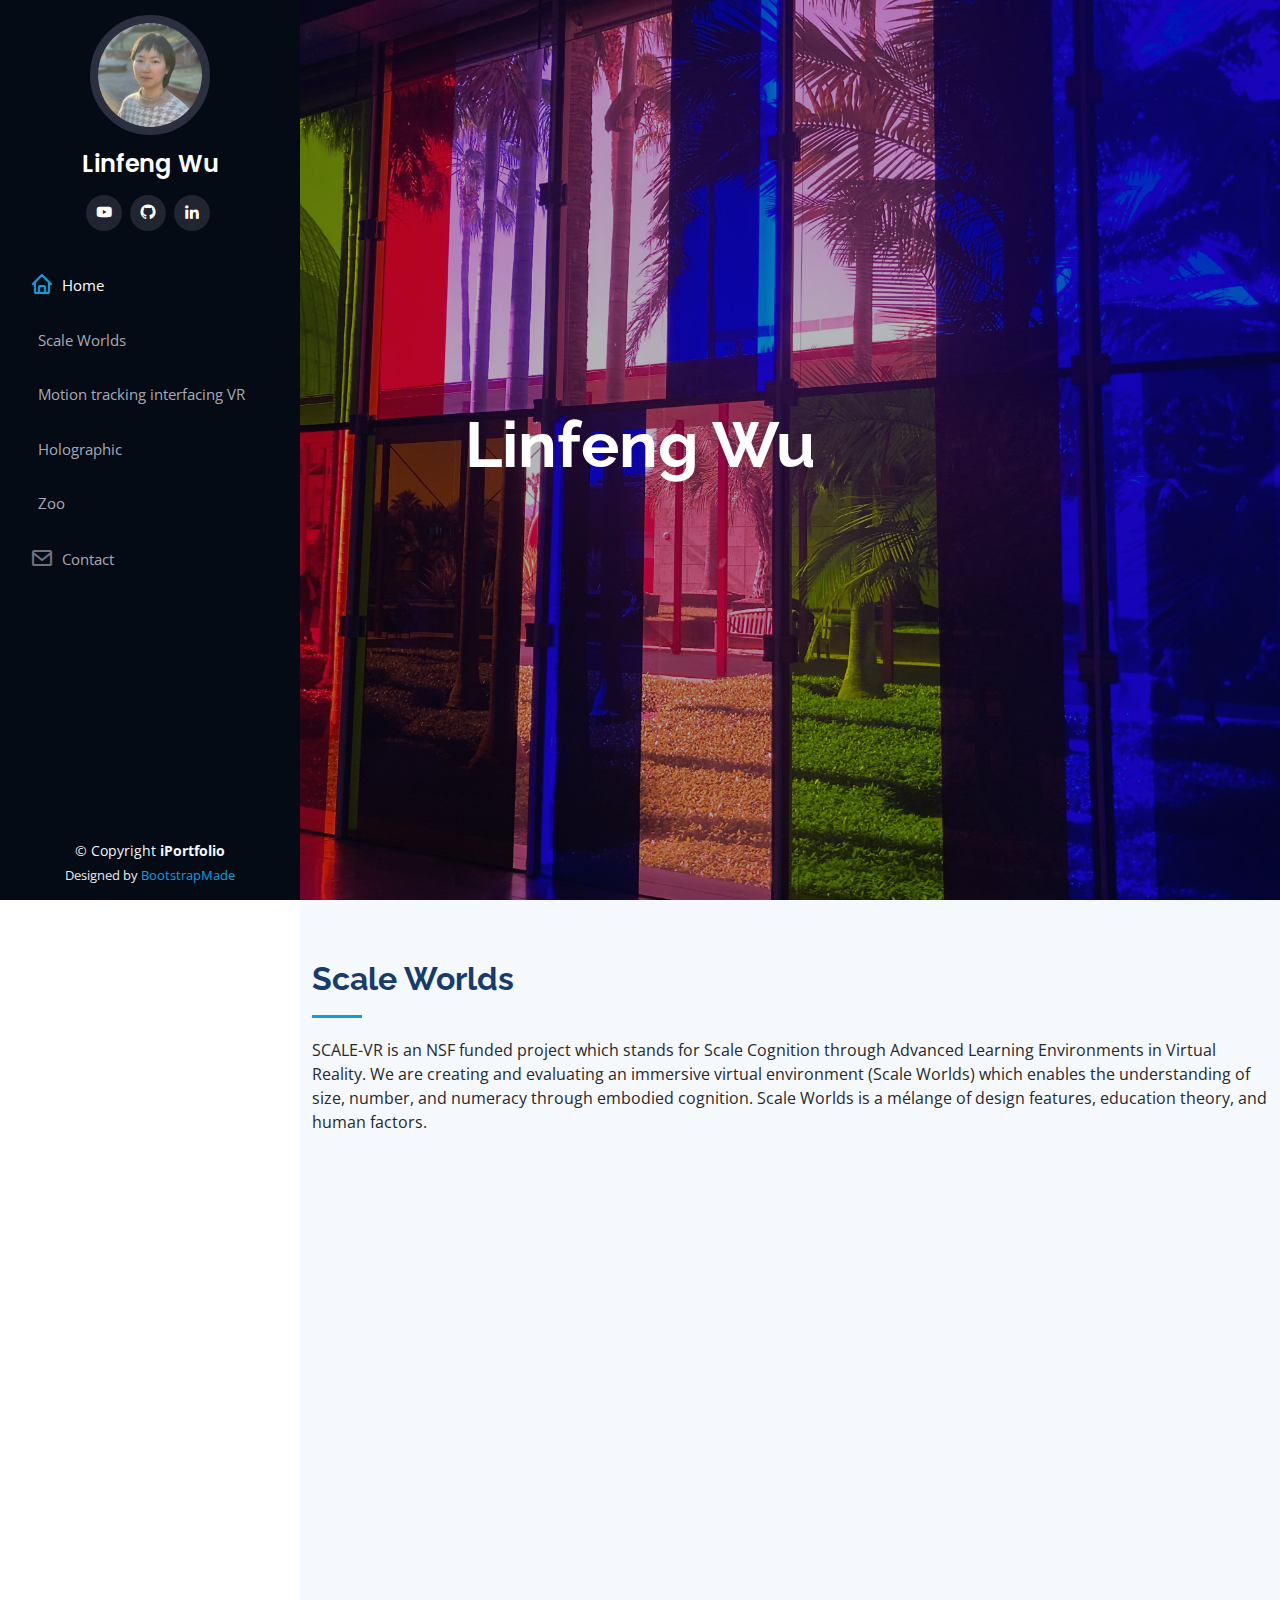
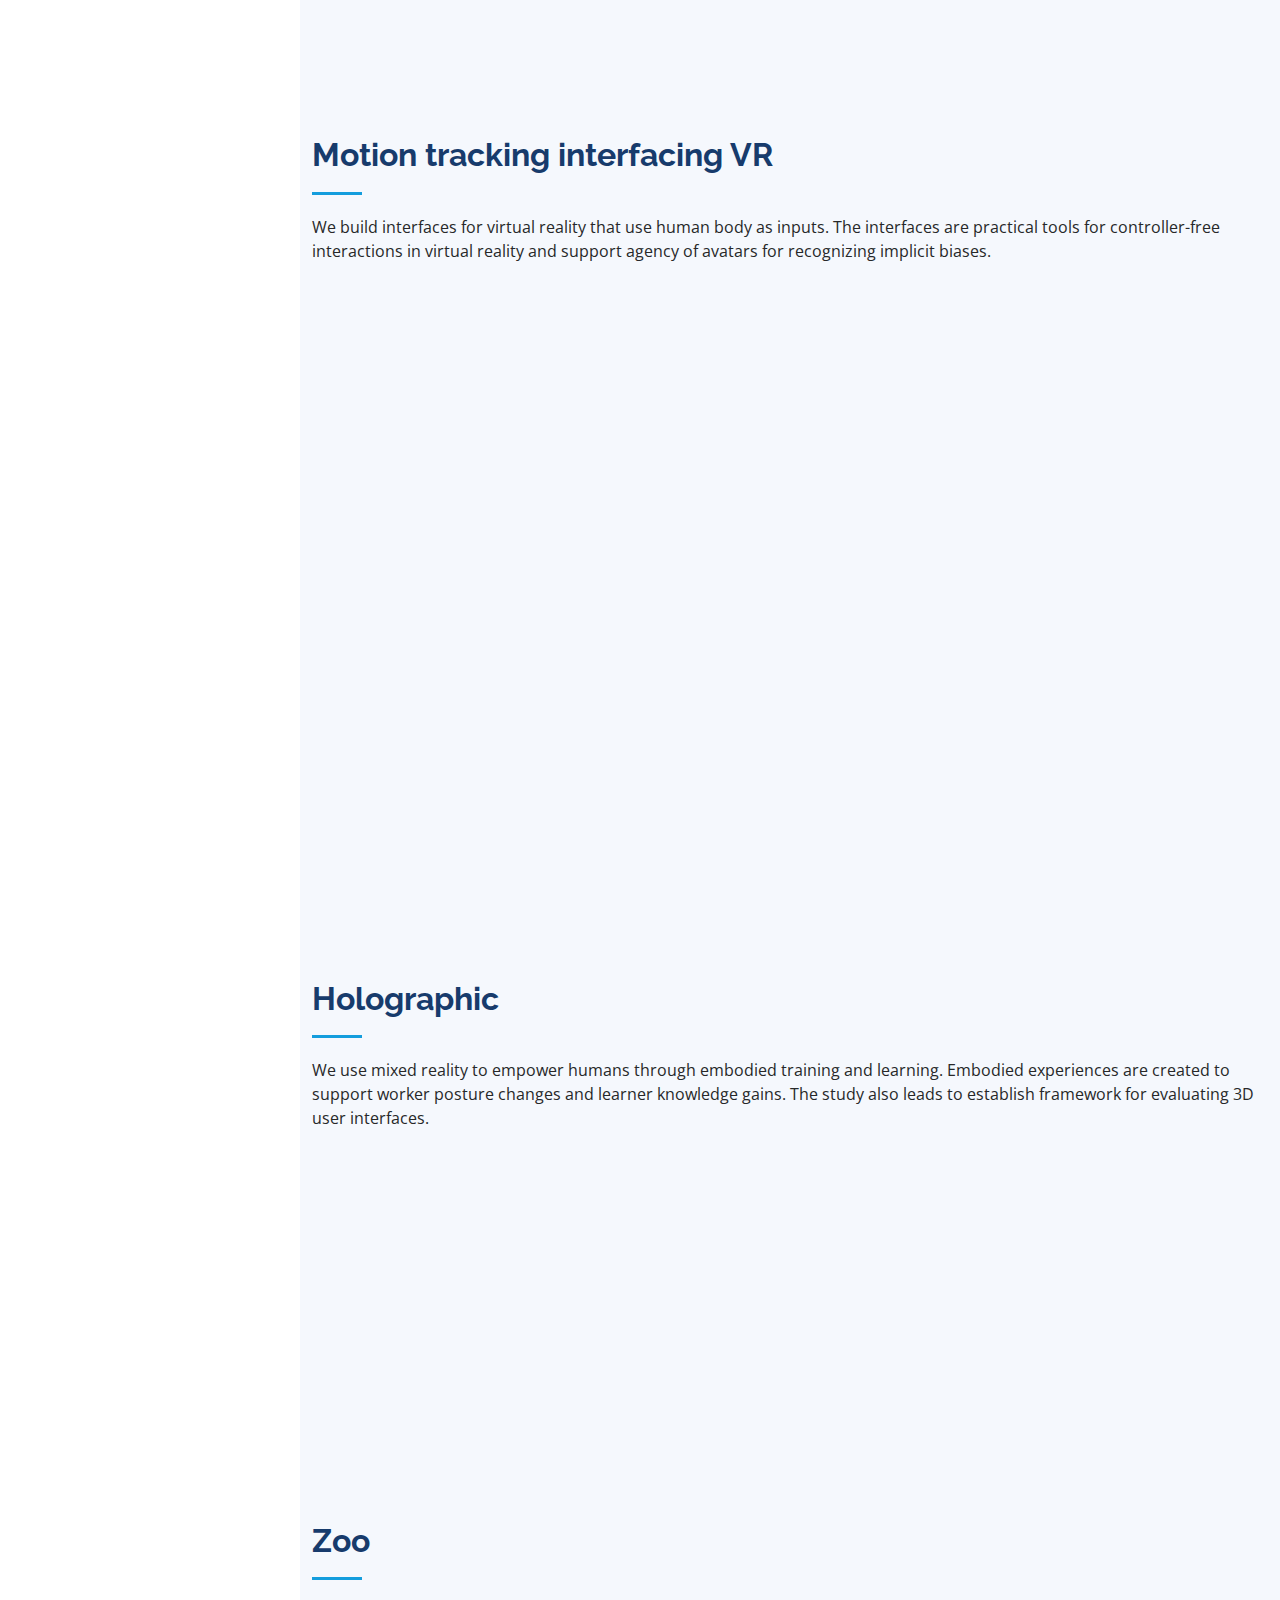
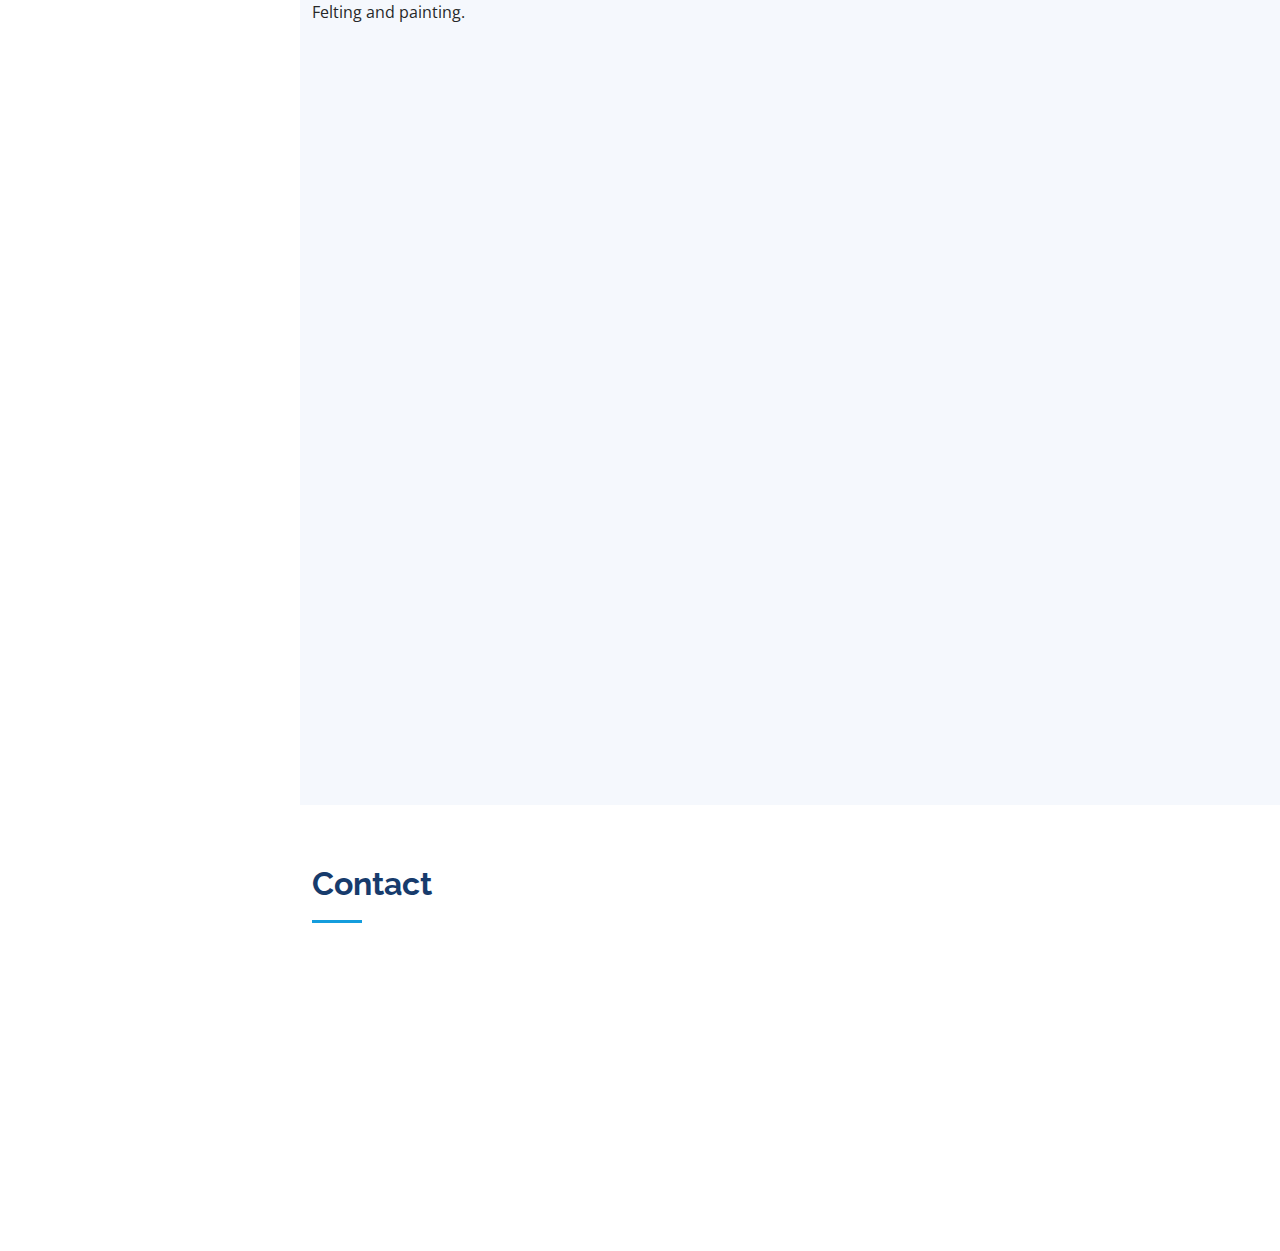
<file: index.html>
<!DOCTYPE html>
<html lang="en">

<head>
  <meta charset="utf-8">
  <meta content="width=device-width, initial-scale=1.0" name="viewport">

  <title>iPortfolio Bootstrap Template - Index</title>
  <meta content="" name="description">
  <meta content="" name="keywords">

  <!-- Favicons -->
  <link href="assets/img/favicon.png" rel="icon">
  <link href="assets/img/apple-touch-icon.png" rel="apple-touch-icon">

  <!-- Google Fonts -->
  <link href="https://fonts.googleapis.com/css?family=Open+Sans:300,300i,400,400i,600,600i,700,700i|Raleway:300,300i,400,400i,500,500i,600,600i,700,700i|Poppins:300,300i,400,400i,500,500i,600,600i,700,700i" rel="stylesheet">

  <!-- Vendor CSS Files -->
  <link href="assets/vendor/aos/aos.css" rel="stylesheet">
  <link href="assets/vendor/bootstrap/css/bootstrap.min.css" rel="stylesheet">
  <link href="assets/vendor/bootstrap-icons/bootstrap-icons.css" rel="stylesheet">
  <link href="assets/vendor/boxicons/css/boxicons.min.css" rel="stylesheet">
  <link href="assets/vendor/glightbox/css/glightbox.min.css" rel="stylesheet">
  <link href="assets/vendor/swiper/swiper-bundle.min.css" rel="stylesheet">

  <!-- Template Main CSS File -->
  <link href="assets/css/style.css" rel="stylesheet">

  <!-- =======================================================
  * Template Name: iPortfolio - v3.9.0
  * Template URL: https://bootstrapmade.com/iportfolio-bootstrap-portfolio-websites-template/
  * Author: BootstrapMade.com
  * License: https://bootstrapmade.com/license/
  ======================================================== -->
</head>

<body>

  <!-- ======= Mobile nav toggle button ======= -->
  <i class="bi bi-list mobile-nav-toggle d-xl-none"></i>

  <!-- ======= Header ======= -->
  <header id="header">
    <div class="d-flex flex-column">

      <div class="profile">
        <img src="assets/img/LFW_S.jpg" alt="" class="img-fluid rounded-circle">
        <h1 class="text-light"><a href="index.html">Linfeng Wu</a></h1>
        <div class="social-links mt-3 text-center">
            <!--<a href="#" class="twitter"><i class="bx bxl-twitter"></i></a>-->
            <a href="https://www.youtube.com/channel/UCRaQ032KJawylYCVgUHKiGw" class="instagram"><i class="bx bxl-youtube"></i></a>
            <a href="https://github.com/LinfengWuLW" class="google-plus"><i class="bx bxl-github"></i></a>
            <a href="https://www.linkedin.com/in/linfeng-wu-285211221/" class="linkedin"><i class="bx bxl-linkedin"></i></a>
        </div>
    </div>

    <nav id="navbar" class="nav-menu navbar">
        <ul>
            <li><a href="#hero" class="nav-link scrollto active"><i class="bx bx-home"></i> <span>Home</span></a></li>
            <li><a href="#portfolio" class="nav-link scrollto"><i class="bx bx-XX"></i> <span>Scale Worlds</span></a></li>
            <li><a href="#portfolio2" class="nav-link scrollto"><i class="bx bx-XX"></i> <span>Motion tracking interfacing VR</span></a></li>
            <li><a href="#portfolio3" class="nav-link scrollto"><i class="bx bx-XX"></i> <span>Holographic</span></a></li>
            <li><a href="#portfolio4" class="nav-link scrollto"><i class="bx bx-XX"></i> <span>Zoo</span></a></li>
            <li><a href="#contact" class="nav-link scrollto"><i class="bx bx-envelope"></i> <span>Contact</span></a></li>
        </ul>
    </nav><!-- .nav-menu -->
        </div>
  </header><!-- End Header -->

  <!-- ======= Hero Section ======= -->
  <section id="hero" class="d-flex flex-column justify-content-center align-items-center">
      <div class="hero-container" data-aos="fade-in">
          <h1>Linfeng Wu</h1>
          <!--<p>I'm <span class="typed" data-typed-items="Developer, Designer, Freelancer, Photographer"></span></p> -->
      </div>
    </section><!-- End Hero -->

  <main id="main">

      <!-- ======= SCALE-VR Section ======= -->
      <section id="portfolio" class="portfolio section-bg">
          <div class="container">

              <div class="section-title">
                  <h2>Scale Worlds</h2>
                  <p>
                      SCALE-VR is an NSF funded project which stands for Scale Cognition through Advanced Learning Environments in Virtual Reality. We are creating and evaluating an immersive virtual environment (Scale Worlds) which enables the understanding of size, number, and numeracy through embodied cognition.
                      Scale Worlds is a mélange of design features, education theory, and human factors.
                  </p>
              </div>

              <div class="row portfolio-container" data-aos="fade-up" data-aos-delay="100">

                  <div class="col-lg-4 col-md-6 portfolio-item filter-app">
                      <div class="portfolio-wrap">
                          <img src="assets/img/UI.png" class="img-fluid" alt="">
                          <div class="portfolio-links">
                              <a href="assets/img/UI.png" data-gallery="portfolioGallery" class="portfolio-lightbox" title="UI : Navigation Panel"><i class="bx bx-plus"></i></a>
                          </div>
                      </div>
                  </div>

                  <div class="col-lg-4 col-md-6 portfolio-item filter-app">
                      <div class="portfolio-wrap">
                          <img src="assets/img/OriginalLayout.jpg" class="img-fluid" alt="">
                          <div class="portfolio-links">
                              <a href="assets/img/OriginalLayout.jpg" data-gallery="portfolioGallery" class="portfolio-lightbox" title="Original Layout"><i class="bx bx-plus"></i></a>
                          </div>
                      </div>
                  </div>

                  <div class="col-lg-4 col-md-6 portfolio-item filter-app">
                      <div class="portfolio-wrap">
                          <img src="assets/img/layout.png" class="img-fluid" alt="">
                          <div class="portfolio-links">
                              <a href="assets/img/layout.png" data-gallery="portfolioGallery" class="portfolio-lightbox" title="Layout in Unity3D"><i class="bx bx-plus"></i></a>
                          </div>
                      </div>
                  </div>



                  <div class="col-lg-4 col-md-6 portfolio-item filter-app">
                      <div class="portfolio-wrap">
                          <img src="assets/img/PP2.png" class="img-fluid" alt="">
                          <div class="portfolio-links">
                              <a href="assets/img/PP2.png" data-gallery="portfolioGallery" class="portfolio-lightbox" title="UI : Progress Panel"><i class="bx bx-plus"></i></a>
                          </div>
                      </div>
                  </div>


                  <div class="col-lg-4 col-md-6 portfolio-item filter-app">
                      <div class="portfolio-wrap">
                          <img src="assets/img/summercamp.jpg" class="img-fluid" alt="">
                          <div class="portfolio-links">
                              <a href="assets/img/summercamp.jpg" data-gallery="portfolioGallery" class="portfolio-lightbox" title="Summer camp : students in CAVE"><i class="bx bx-plus"></i></a>
                          </div>
                      </div>
                  </div>

                  <div class="col-lg-4 col-md-6 portfolio-item filter-app">
                      <div class="portfolio-wrap">
                          <img src="assets/img/overview.png" class="img-fluid" alt="">
                          <div class="portfolio-links">
                              <a href="assets/img/overview.png" data-gallery="portfolioGallery" class="portfolio-lightbox" title="Scale Worlds : Earth World"><i class="bx bx-plus"></i></a>
                          </div>
                      </div>
                  </div>


              </div>

          </div>
      </section><!-- End SCALE-VR Section -->
      <!-- ======= Gender transfer Section ======= -->
      <section id="portfolio2" class="portfolio section-bg">
          <div class="container">

              <div class="section-title">
                  <h2>Motion tracking interfacing VR</h2>
                  <p>
                      We build interfaces for virtual reality that use human body as inputs. The interfaces are practical tools for controller-free interactions in virtual reality and support agency of avatars for recognizing implicit biases.
                  </p>
              </div>

              <div class="row portfolio-container" data-aos="fade-up" data-aos-delay="100">

                  <div class="col-lg-4 col-md-6 portfolio-item filter-app">
                      <div class="portfolio-wrap">
                          <img src="assets/img/camera.png" class="img-fluid" alt="">
                          <div class="portfolio-links">
                              <a href="assets/img/camera.png" data-gallery="portfolioGallery" class="portfolio-lightbox" title="Motion tracking + VR"><i class="bx bx-plus"></i></a>
                          </div>
                      </div>
                  </div>

                  <div class="col-lg-4 col-md-6 portfolio-item filter-app">
                      <div class="portfolio-wrap">
                          <img src="assets/img/flow.png" class="img-fluid" alt="">
                          <div class="portfolio-links">
                              <a href="assets/img/flow.png" data-gallery="portfolioGallery" class="portfolio-lightbox" title="System integration"><i class="bx bx-plus"></i></a>
                          </div>
                      </div>
                  </div>

                  <div class="col-lg-4 col-md-6 portfolio-item filter-app">
                      <div class="portfolio-wrap">
                          <img src="assets/img/motion.png" class="img-fluid" alt="">
                          <div class="portfolio-links">
                              <a href="assets/img/motion.png" data-gallery="portfolioGallery" class="portfolio-lightbox" title="Mirror lobby"><i class="bx bx-plus"></i></a>
                          </div>
                      </div>
                  </div>

                  <div class="col-lg-4 col-md-6 portfolio-item filter-app">
                      <div class="portfolio-wrap">
                          <img src="assets/img/VR1.png" class="img-fluid" alt="">
                          <div class="portfolio-links">
                              <a href="assets/img/VR1.png" data-gallery="portfolioGallery" class="portfolio-lightbox" title="Physical environment"><i class="bx bx-plus"></i></a>
                          </div>
                      </div>
                  </div>

                  <div class="col-lg-4 col-md-6 portfolio-item filter-app">
                      <div class="portfolio-wrap">
                          <img src="assets/img/VR2.png" class="img-fluid" alt="">
                          <div class="portfolio-links">
                              <a href="assets/img/VR2.png" data-gallery="portfolioGallery" class="portfolio-lightbox" title="Virtual “scanned” (VR-LiDAR)"><i class="bx bx-plus"></i></a>
                          </div>
                      </div>
                  </div>

                  <div class="col-lg-4 col-md-6 portfolio-item filter-app">
                      <div class="portfolio-wrap">
                          <img src="assets/img/VR3.png" class="img-fluid" alt="">
                          <div class="portfolio-links">
                              <a href="assets/img/VR3.png" data-gallery="portfolioGallery" class="portfolio-lightbox" title="Virtual CAD (VR-CAD)"><i class="bx bx-plus"></i></a>
                          </div>
                      </div>
                  </div>

              </div>
          </div>
      </section><!-- End gender transfer Section -->
      <!-- ======= holographic mixed reality Section ======= -->
      <section id="portfolio3" class="portfolio section-bg">
          <div class="container">

              <div class="section-title">
                  <h2>Holographic</h2>
                  <p>
                      We use mixed reality to empower humans through embodied training and learning. Embodied experiences are created to support worker posture changes and learner knowledge gains. The study also leads to establish framework for evaluating 3D user interfaces.
                  </p>
              </div>

              <div class="row portfolio-container" data-aos="fade-up" data-aos-delay="100">

                  <div class="col-lg-4 col-md-6 portfolio-item filter-app">
                      <div class="portfolio-wrap">
                          <img src="assets/img/MR3.png" class="img-fluid" alt="">
                          <div class="portfolio-links">
                              <a href="assets/img/MR3.png" data-gallery="portfolioGallery" class="portfolio-lightbox" title="Mixed Reality for Digital Twin at INL"><i class="bx bx-plus"></i></a>
                          </div>
                      </div>
                  </div>

                  <div class="col-lg-4 col-md-6 portfolio-item filter-app">
                      <div class="portfolio-wrap">
                          <img src="assets/img/MR1.png" class="img-fluid" alt="">
                          <div class="portfolio-links">
                              <a href="assets/img/MR1.png" data-gallery="portfolioGallery" class="portfolio-lightbox" title="UI for virtual instructor using HoloLens 1"><i class="bx bx-plus"></i></a>
                          </div>
                      </div>
                  </div>

                  <div class="col-lg-4 col-md-6 portfolio-item filter-app">
                      <div class="portfolio-wrap">
                          <img src="assets/img/MR7.png" class="img-fluid" alt="">
                          <div class="portfolio-links">
                              <a href="assets/img/MR7.png" data-gallery="portfolioGallery" class="portfolio-lightbox" title="UI for virtual instructor using HoloLens 2"><i class="bx bx-plus"></i></a>
                          </div>
                      </div>
                  </div>



              </div>

          </div>
      </section><!-- End holographic mixed reality Section -->
      <!-- ======= Zoo Section ======= -->
      <section id="portfolio4" class="portfolio section-bg">
          <div class="container">

              <div class="section-title">
                  <h2>Zoo</h2>
                  <p>
                      Felting and painting.
                  </p>
              </div>

              <div class="row portfolio-container" data-aos="fade-up" data-aos-delay="100">

                  <div class="col-lg-4 col-md-6 portfolio-item filter-app">
                      <div class="portfolio-wrap">
                          <img src="assets/img/ZOO.jpg" class="img-fluid" alt="">
                          <div class="portfolio-links">
                              <a href="assets/img/ZOO.jpg" data-gallery="portfolioGallery" class="portfolio-lightbox" title="Zoo"><i class="bx bx-plus"></i></a>
                          </div>
                      </div>
                  </div>

                  <div class="col-lg-4 col-md-6 portfolio-item filter-app">
                      <div class="portfolio-wrap">
                          <img src="assets/img/CP.jpg" class="img-fluid" alt="">
                          <div class="portfolio-links">
                              <a href="assets/img/CP.jpg" data-gallery="portfolioGallery" class="portfolio-lightbox" title="Best friends : SpongeBob & Patrick"><i class="bx bx-plus"></i></a>
                          </div>
                      </div>
                  </div>

                  <div class="col-lg-4 col-md-6 portfolio-item filter-app">
                      <div class="portfolio-wrap">
                          <img src="assets/img/ww.JPG" class="img-fluid" alt="">
                          <div class="portfolio-links">
                              <a href="assets/img/ww.JPG" data-gallery="portfolioGallery" class="portfolio-lightbox" title="Peppa & Wukong"><i class="bx bx-plus"></i></a>
                          </div>
                      </div>
                  </div>

                  <div class="col-lg-4 col-md-6 portfolio-item filter-app">
                      <div class="portfolio-wrap">
                          <img src="assets/img/Peppa.jpg" class="img-fluid" alt="">
                          <div class="portfolio-links">
                              <a href="assets/img/Peppa.jpg" data-gallery="portfolioGallery" class="portfolio-lightbox" title="Peppa"><i class="bx bx-plus"></i></a>
                          </div>
                      </div>
                  </div>

                  <div class="col-lg-4 col-md-6 portfolio-item filter-app">
                      <div class="portfolio-wrap">
                          <img src="assets/img/BAI.JPG" class="img-fluid" alt="">
                          <div class="portfolio-links">
                              <a href="assets/img/BAI.JPG" data-gallery="portfolioGallery" class="portfolio-lightbox" title="白头翁 Light-vented bulbul"><i class="bx bx-plus"></i></a>
                          </div>
                      </div>
                  </div>

                  <div class="col-lg-4 col-md-6 portfolio-item filter-app">
                      <div class="portfolio-wrap">
                          <img src="assets/img/sunflowers.jpg" class="img-fluid" alt="">
                          <div class="portfolio-links">
                              <a href="assets/img/sunflowers.jpg" data-gallery="portfolioGallery" class="portfolio-lightbox" title="Van Gogh’s Sunflowers replica"><i class="bx bx-plus"></i></a>
                          </div>
                      </div>
                  </div>


              </div>

          </div>
      </section><!-- End Zoo Section -->
      <!-- ======= Contact Section ======= -->
      <section id="contact" class="contact">
          <div class="container">

              <div class="section-title">
                  <h2>Contact</h2>

              </div>

              <div class="row" data-aos="fade-in">

                  <div class="col-lg-5 d-flex align-items-stretch">
                      <div class="info">
                          <div class="email">
                              <i class="bi bi-envelope"></i>
                              <h4>Email:</h4>
                              <p>lwu23@ncsu.edu</p>
                          </div>

                      </div>

                  </div>



              </div>

          </div>
      </section><!-- End Contact Section -->

  </main><!-- End #main -->
          <!-- ======= Footer ======= -->
          <footer id="footer">
              <div class="container">
                  <div class="copyright">
                      &copy; Copyright <strong><span>iPortfolio</span></strong>
                  </div>
                  <div class="credits">
                      <!-- All the links in the footer should remain intact. -->
                      <!-- You can delete the links only if you purchased the pro version. -->
                      <!-- Licensing information: https://bootstrapmade.com/license/ -->
                      <!-- Purchase the pro version with working PHP/AJAX contact form: https://bootstrapmade.com/iportfolio-bootstrap-portfolio-websites-template/ -->
                      Designed by <a href="https://bootstrapmade.com/">BootstrapMade</a>
                  </div>
              </div>
          </footer><!-- End  Footer -->

          <a href="#" class="back-to-top d-flex align-items-center justify-content-center"><i class="bi bi-arrow-up-short"></i></a>

          <!-- Vendor JS Files -->
          <script src="assets/vendor/purecounter/purecounter_vanilla.js"></script>
          <script src="assets/vendor/aos/aos.js"></script>
          <script src="assets/vendor/bootstrap/js/bootstrap.bundle.min.js"></script>
          <script src="assets/vendor/glightbox/js/glightbox.min.js"></script>
          <script src="assets/vendor/isotope-layout/isotope.pkgd.min.js"></script>
          <script src="assets/vendor/swiper/swiper-bundle.min.js"></script>
          <script src="assets/vendor/typed.js/typed.min.js"></script>
          <script src="assets/vendor/waypoints/noframework.waypoints.js"></script>
          <script src="assets/vendor/php-email-form/validate.js"></script>

          <!-- Template Main JS File -->
          <script src="assets/js/main.js"></script>

</body>

</html>
</file>
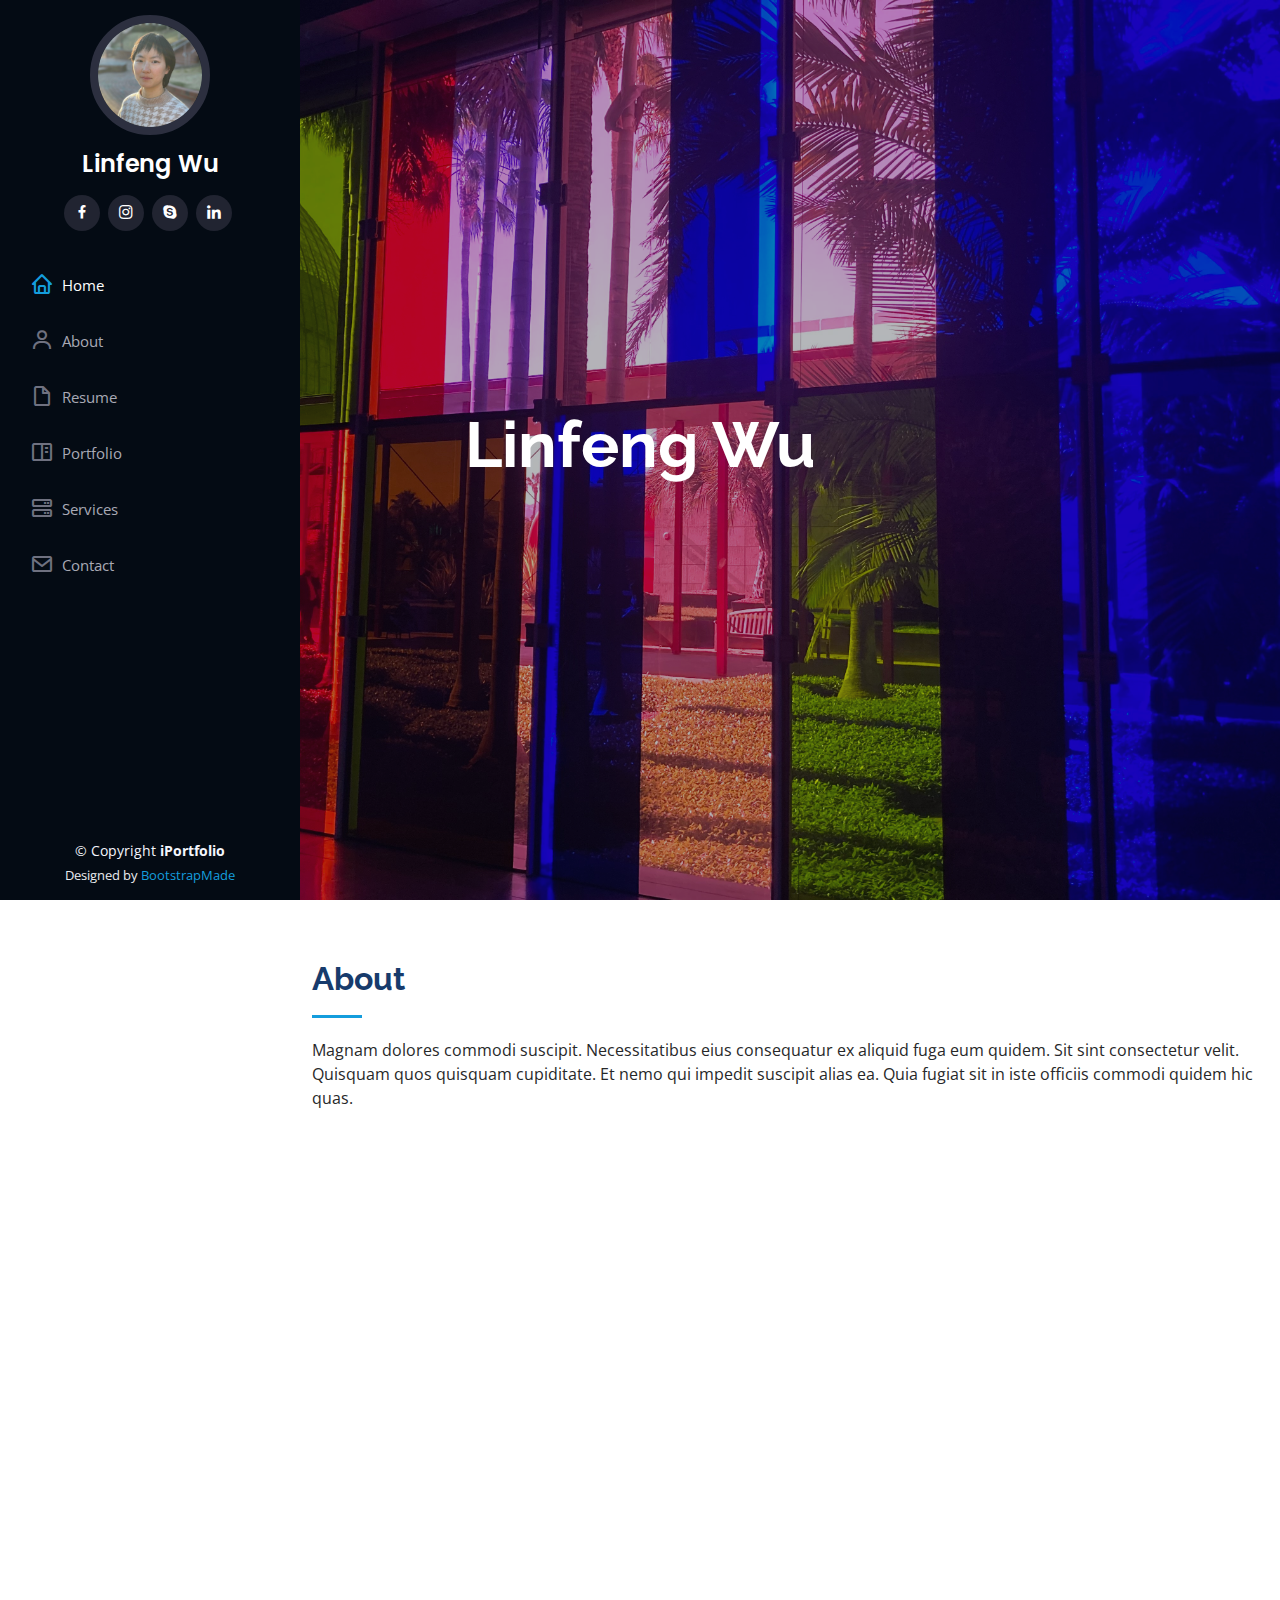
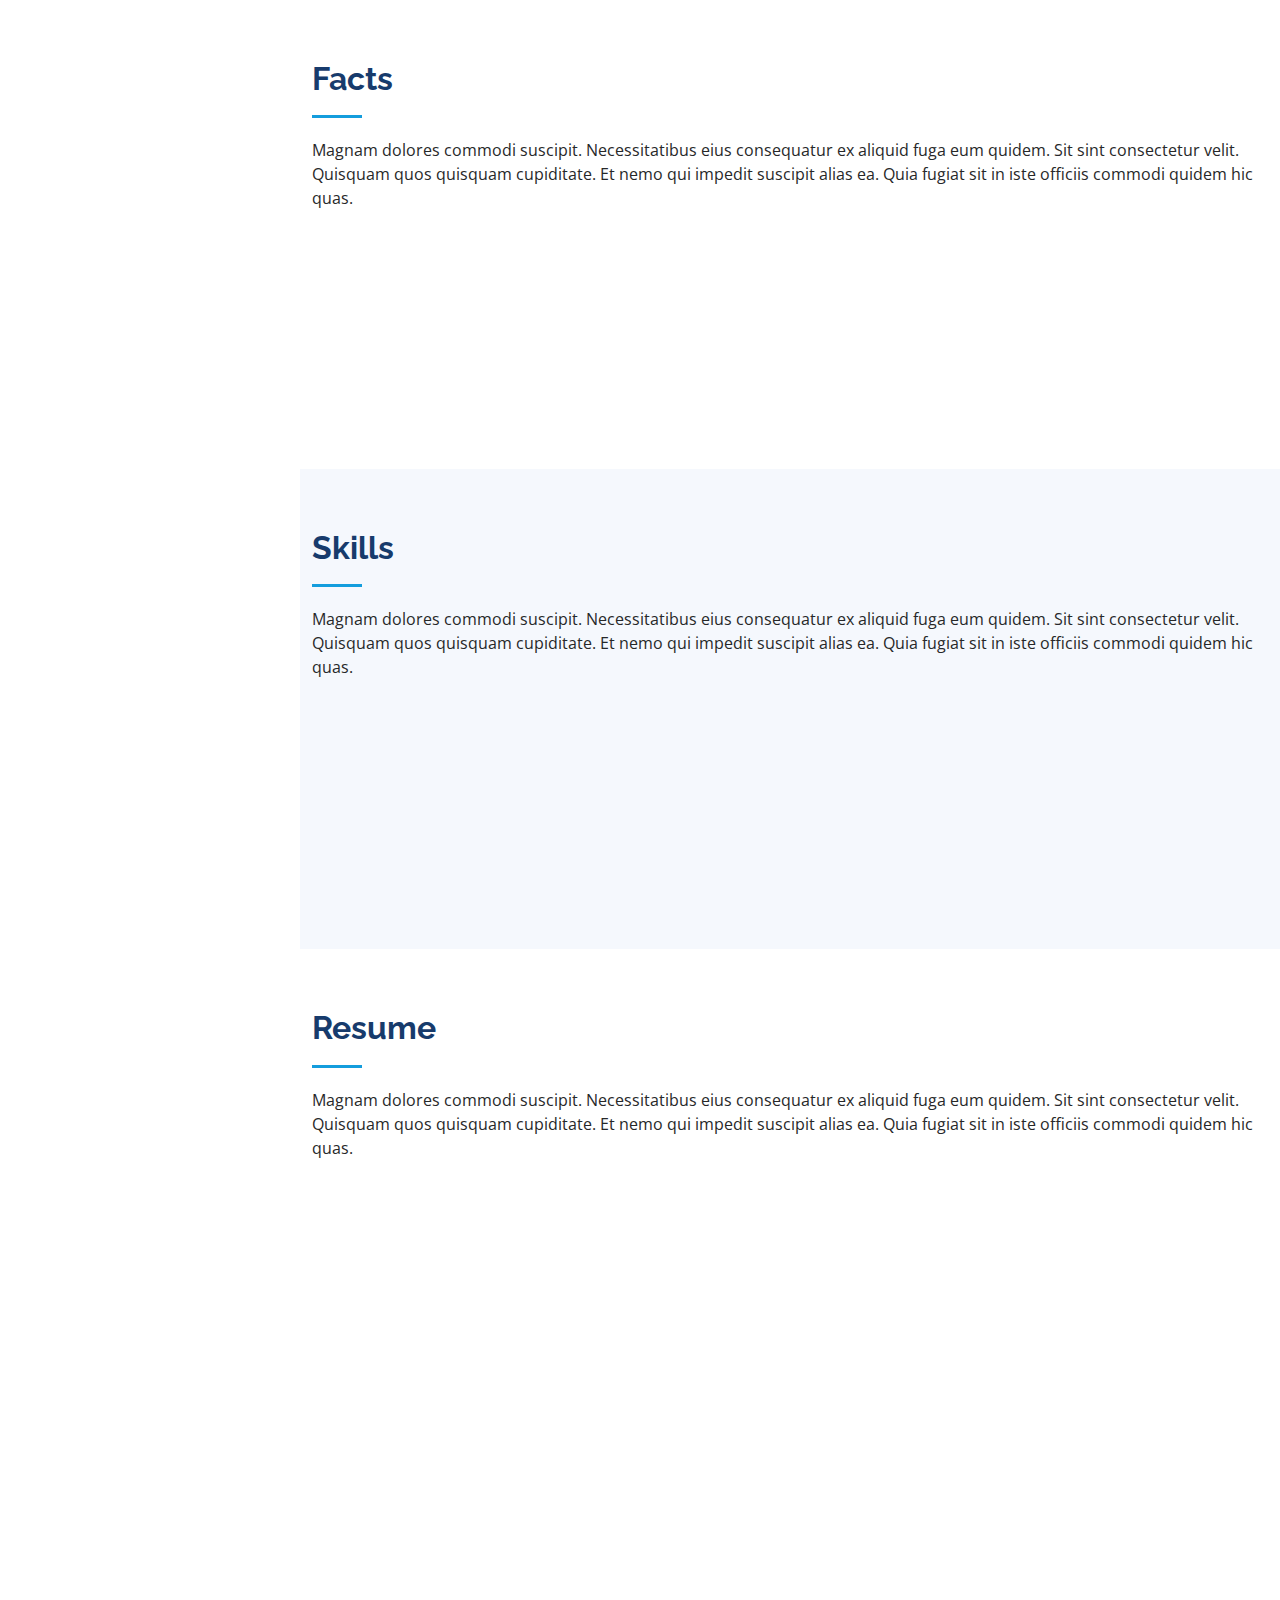
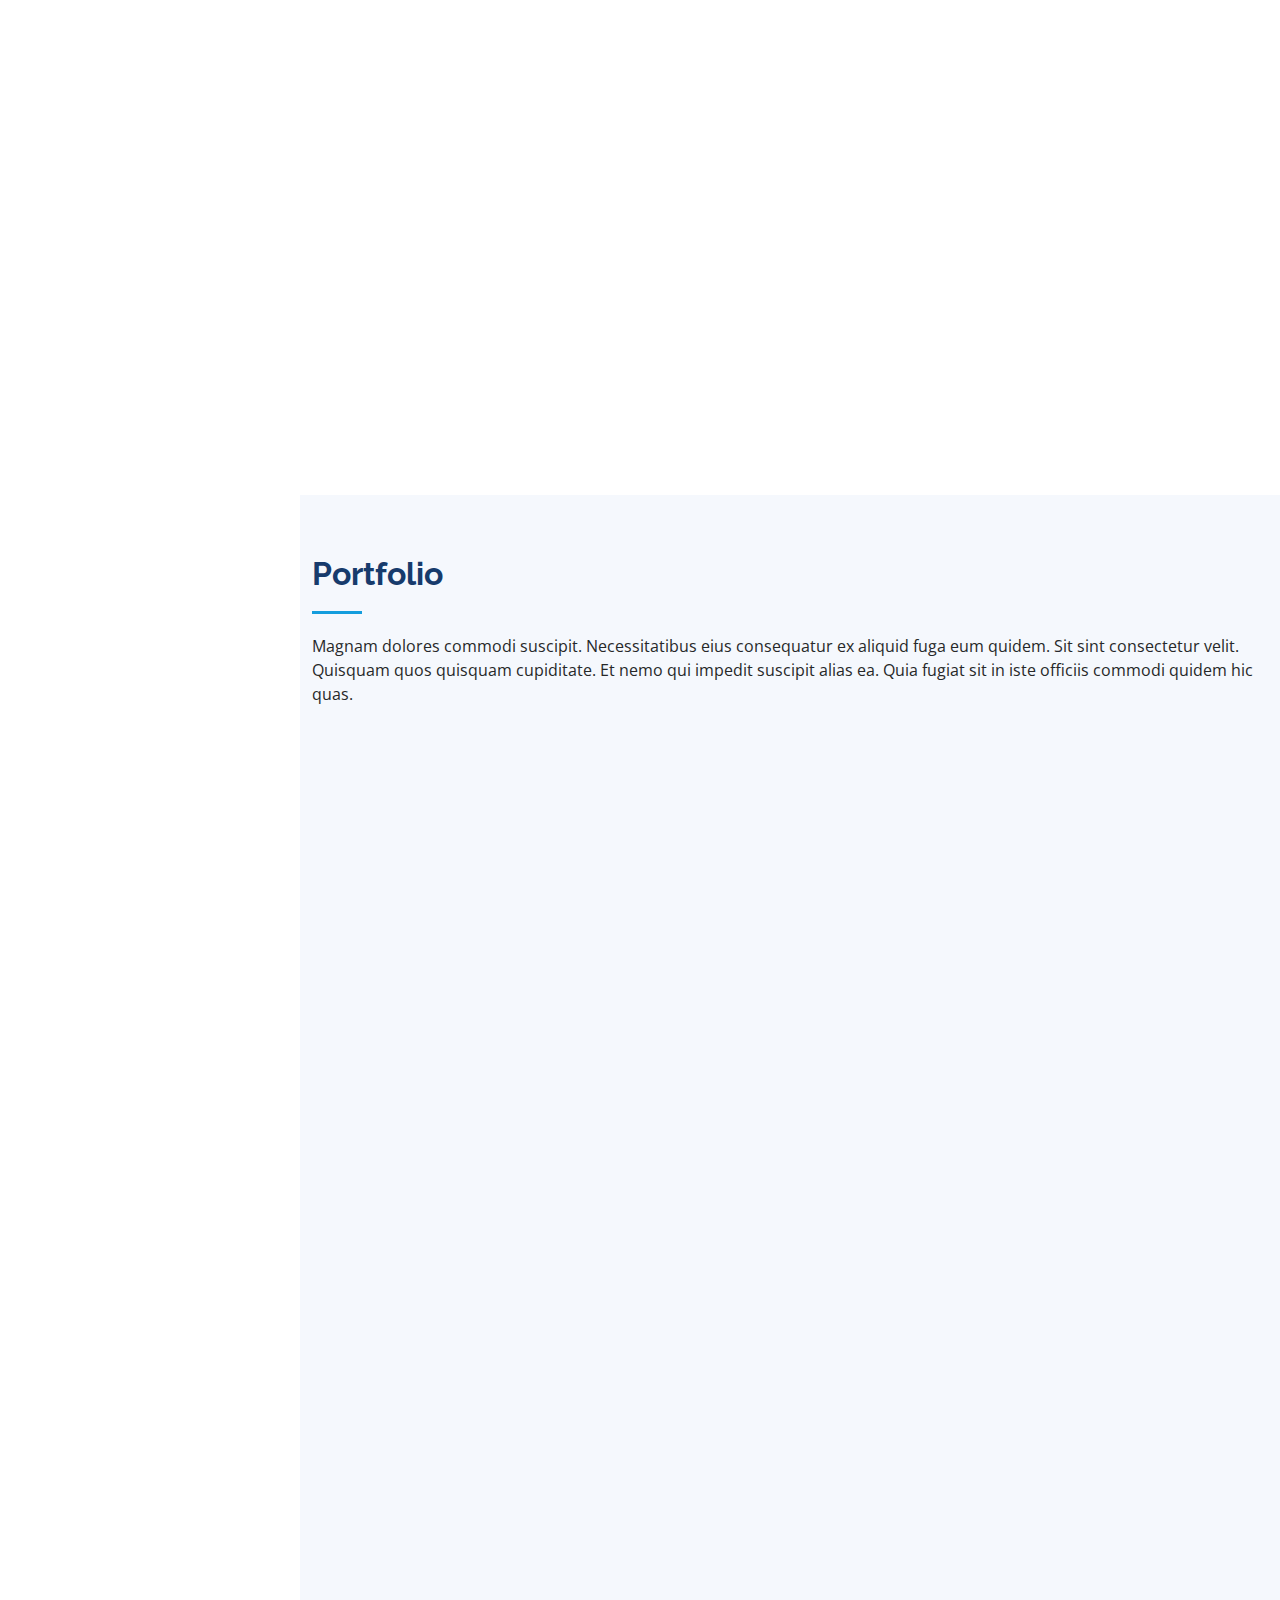
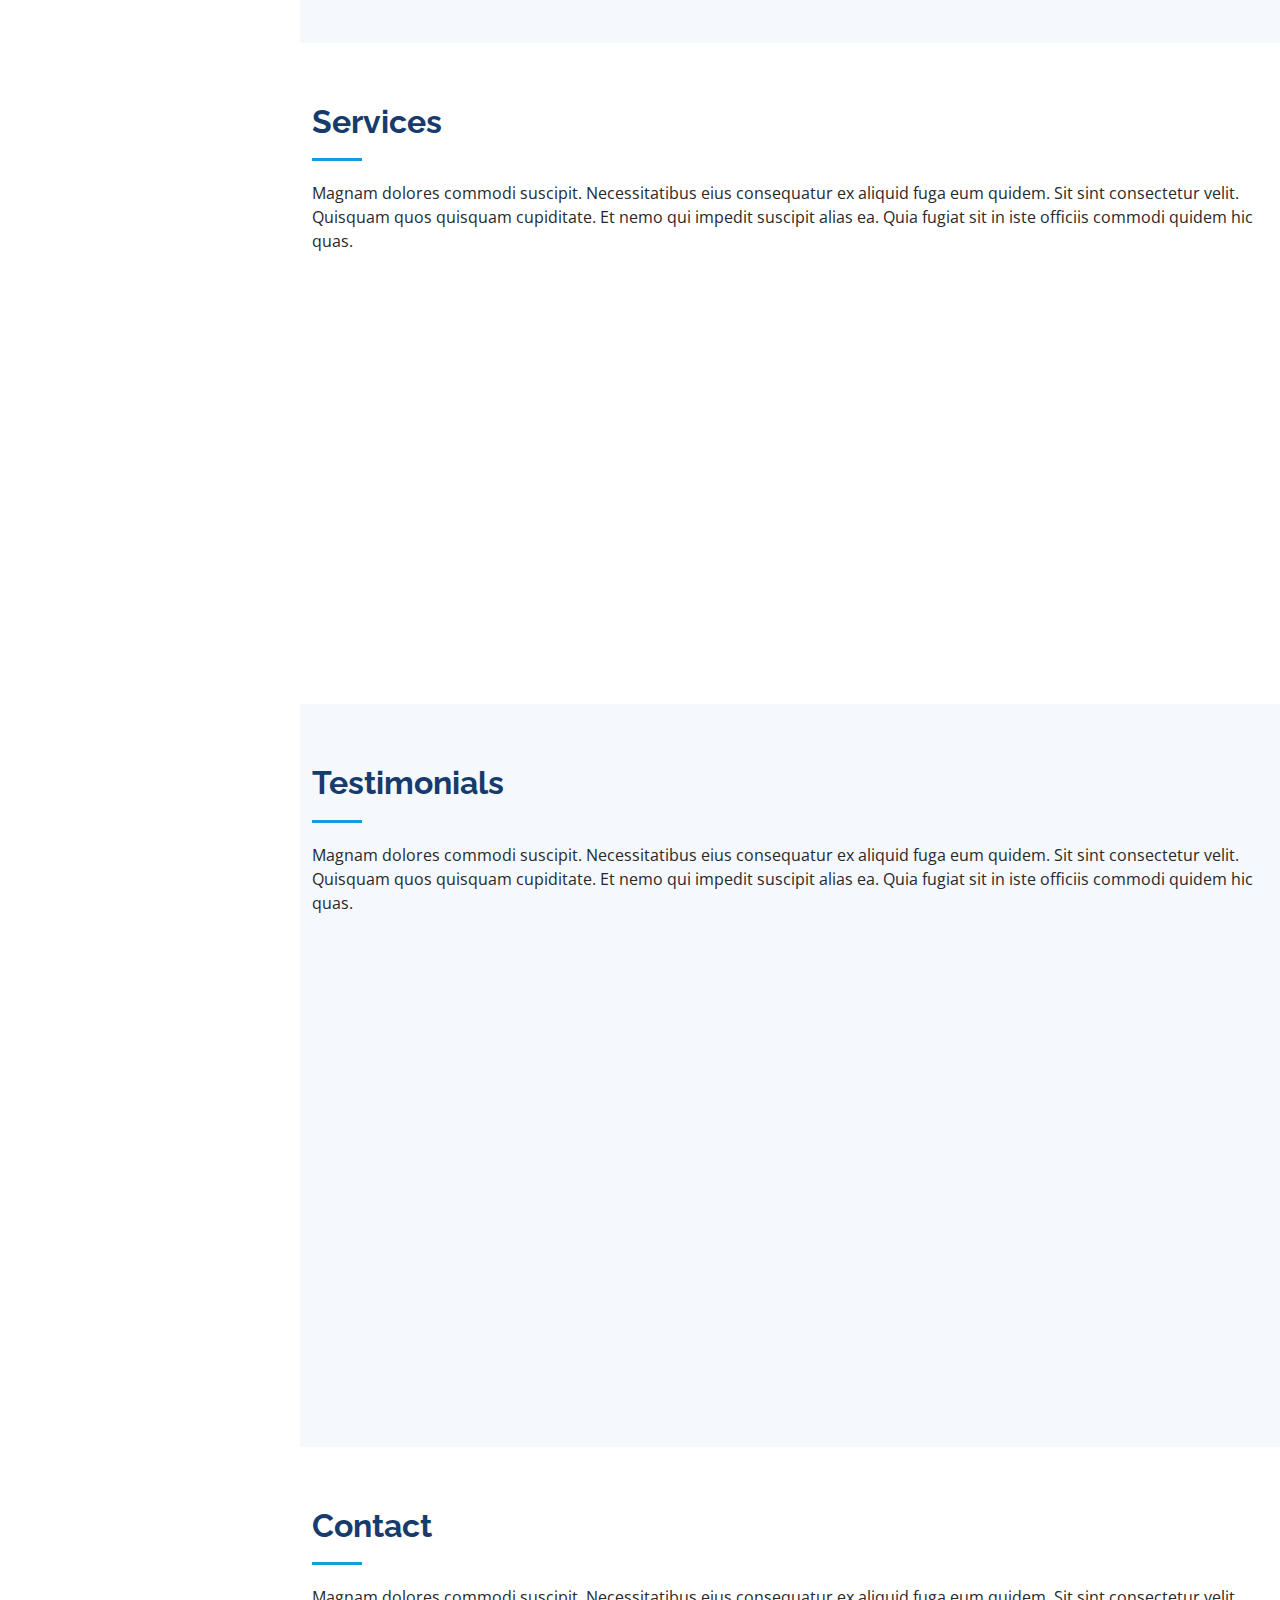
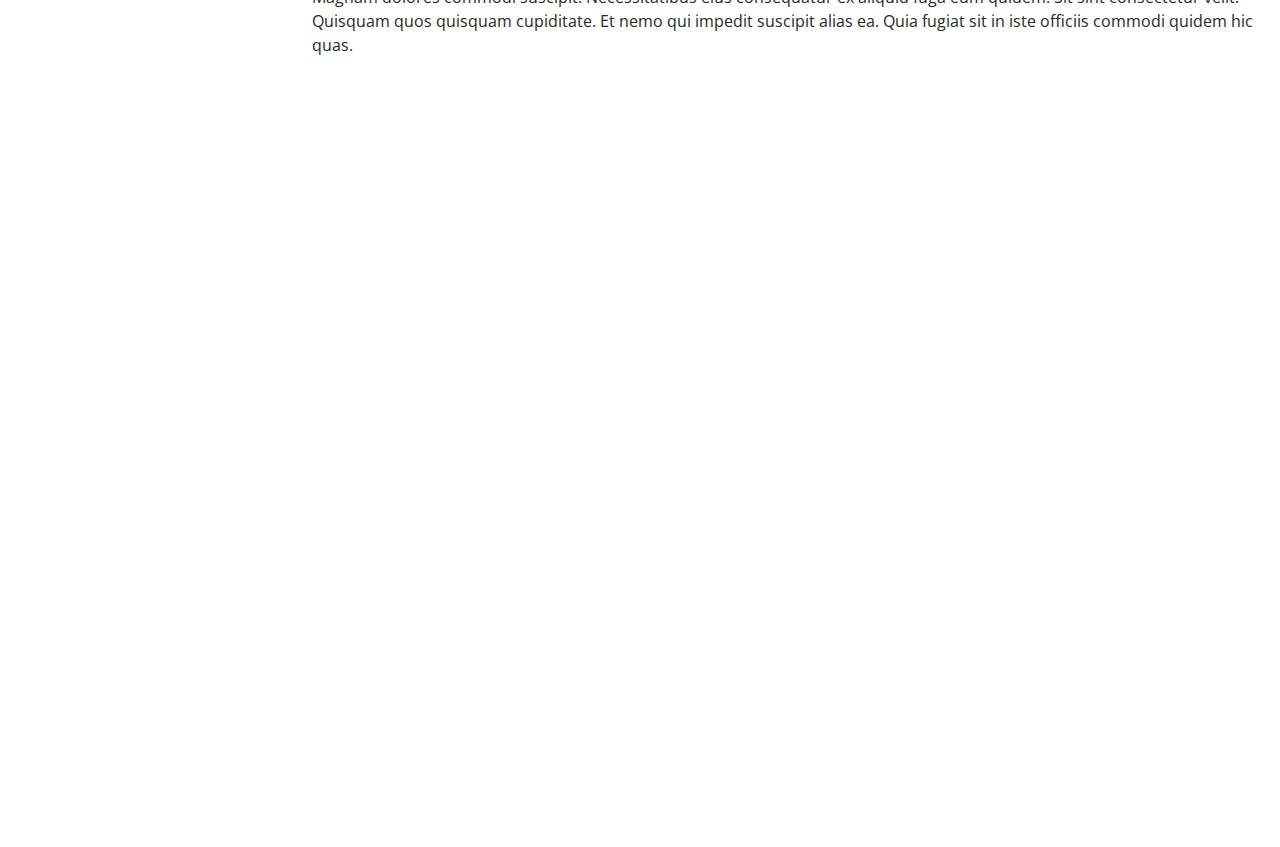
<file: iPortfolio/index.html>
<!DOCTYPE html>
<html lang="en">

<head>
  <meta charset="utf-8">
  <meta content="width=device-width, initial-scale=1.0" name="viewport">

  <title>iPortfolio Bootstrap Template - Index</title>
  <meta content="" name="description">
  <meta content="" name="keywords">

  <!-- Favicons -->
  <link href="assets/img/favicon.png" rel="icon">
  <link href="assets/img/apple-touch-icon.png" rel="apple-touch-icon">

  <!-- Google Fonts -->
  <link href="https://fonts.googleapis.com/css?family=Open+Sans:300,300i,400,400i,600,600i,700,700i|Raleway:300,300i,400,400i,500,500i,600,600i,700,700i|Poppins:300,300i,400,400i,500,500i,600,600i,700,700i" rel="stylesheet">

  <!-- Vendor CSS Files -->
  <link href="assets/vendor/aos/aos.css" rel="stylesheet">
  <link href="assets/vendor/bootstrap/css/bootstrap.min.css" rel="stylesheet">
  <link href="assets/vendor/bootstrap-icons/bootstrap-icons.css" rel="stylesheet">
  <link href="assets/vendor/boxicons/css/boxicons.min.css" rel="stylesheet">
  <link href="assets/vendor/glightbox/css/glightbox.min.css" rel="stylesheet">
  <link href="assets/vendor/swiper/swiper-bundle.min.css" rel="stylesheet">

  <!-- Template Main CSS File -->
  <link href="assets/css/style.css" rel="stylesheet">

  <!-- =======================================================
  * Template Name: iPortfolio - v3.9.0
  * Template URL: https://bootstrapmade.com/iportfolio-bootstrap-portfolio-websites-template/
  * Author: BootstrapMade.com
  * License: https://bootstrapmade.com/license/
  ======================================================== -->
</head>

<body>

  <!-- ======= Mobile nav toggle button ======= -->
  <i class="bi bi-list mobile-nav-toggle d-xl-none"></i>

  <!-- ======= Header ======= -->
  <header id="header">
    <div class="d-flex flex-column">

      <div class="profile">
        <img src="assets/img/LFW_S.jpg" alt="" class="img-fluid rounded-circle">
        <h1 class="text-light"><a href="index.html">Linfeng Wu</a></h1>
        <div class="social-links mt-3 text-center">
            <!--<a href="#" class="twitter"><i class="bx bxl-twitter"></i></a>-->
            <a href="#" class="facebook"><i class="bx bxl-facebook"></i></a>
            <a href="#" class="instagram"><i class="bx bxl-instagram"></i></a>
            <a href="#" class="google-plus"><i class="bx bxl-skype"></i></a>
            <a href="https://www.linkedin.com/in/linfeng-wu-285211221/" class="linkedin"><i class="bx bxl-linkedin"></i></a>
        </div>
    </div>

    <nav id="navbar" class="nav-menu navbar">
      <ul>
        <li><a href="#hero" class="nav-link scrollto active"><i class="bx bx-home"></i> <span>Home</span></a></li>
        <li><a href="#about" class="nav-link scrollto"><i class="bx bx-user"></i> <span>About</span></a></li>
        <li><a href="#resume" class="nav-link scrollto"><i class="bx bx-file-blank"></i> <span>Resume</span></a></li>
        <li><a href="#portfolio" class="nav-link scrollto"><i class="bx bx-book-content"></i> <span>Portfolio</span></a></li>
        <li><a href="#services" class="nav-link scrollto"><i class="bx bx-server"></i> <span>Services</span></a></li>
        <li><a href="#contact" class="nav-link scrollto"><i class="bx bx-envelope"></i> <span>Contact</span></a></li>
      </ul>
    </nav><!-- .nav-menu -->
        </div>
  </header><!-- End Header -->

  <!-- ======= Hero Section ======= -->
  <section id="hero" class="d-flex flex-column justify-content-center align-items-center">
      <div class="hero-container" data-aos="fade-in">
          <h1>Linfeng Wu</h1>
          <!--<p>I'm <span class="typed" data-typed-items="Developer, Designer, Freelancer, Photographer"></span></p> -->
      </div>
    </section><!-- End Hero -->

          <main id="main">

              <!-- ======= About Section ======= -->
              <section id="about" class="about">
                  <div class="container">

                      <div class="section-title">
                          <h2>About</h2>
                          <p>Magnam dolores commodi suscipit. Necessitatibus eius consequatur ex aliquid fuga eum quidem. Sit sint consectetur velit. Quisquam quos quisquam cupiditate. Et nemo qui impedit suscipit alias ea. Quia fugiat sit in iste officiis commodi quidem hic quas.</p>
                      </div>

                      <div class="row">
                          <div class="col-lg-4" data-aos="fade-right">
                              <img src="assets/img/LFW_S.jpg" class="img-fluid" alt="">
                          </div>
                          <div class="col-lg-8 pt-4 pt-lg-0 content" data-aos="fade-left">
                              <h3>UI/UX Designer &amp; Web Developer.</h3>
                              <p class="fst-italic">
                                  Lorem ipsum dolor sit amet, consectetur adipiscing elit, sed do eiusmod tempor incididunt ut labore et dolore
                                  magna aliqua.
                              </p>
                              <div class="row">
                                  <div class="col-lg-6">
                                      <ul>
                                          <li><i class="bi bi-chevron-right"></i> <strong>Birthday:</strong> <span>1 May 1995</span></li>
                                          <li><i class="bi bi-chevron-right"></i> <strong>Website:</strong> <span>www.example.com</span></li>
                                          <li><i class="bi bi-chevron-right"></i> <strong>Phone:</strong> <span>+123 456 7890</span></li>
                                          <li><i class="bi bi-chevron-right"></i> <strong>City:</strong> <span>New York, USA</span></li>
                                      </ul>
                                  </div>
                                  <div class="col-lg-6">
                                      <ul>
                                          <li><i class="bi bi-chevron-right"></i> <strong>Age:</strong> <span>30</span></li>
                                          <li><i class="bi bi-chevron-right"></i> <strong>Degree:</strong> <span>Master</span></li>
                                          <li><i class="bi bi-chevron-right"></i> <strong>PhEmailone:</strong> <span>email@example.com</span></li>
                                          <li><i class="bi bi-chevron-right"></i> <strong>Freelance:</strong> <span>Available</span></li>
                                      </ul>
                                  </div>
                              </div>
                              <p>
                                  Officiis eligendi itaque labore et dolorum mollitia officiis optio vero. Quisquam sunt adipisci omnis et ut. Nulla accusantium dolor incidunt officia tempore. Et eius omnis.
                                  Cupiditate ut dicta maxime officiis quidem quia. Sed et consectetur qui quia repellendus itaque neque. Aliquid amet quidem ut quaerat cupiditate. Ab et eum qui repellendus omnis culpa magni laudantium dolores.
                              </p>
                          </div>
                      </div>

                  </div>
              </section><!-- End About Section -->
              <!-- ======= Facts Section ======= -->
              <section id="facts" class="facts">
                  <div class="container">

                      <div class="section-title">
                          <h2>Facts</h2>
                          <p>Magnam dolores commodi suscipit. Necessitatibus eius consequatur ex aliquid fuga eum quidem. Sit sint consectetur velit. Quisquam quos quisquam cupiditate. Et nemo qui impedit suscipit alias ea. Quia fugiat sit in iste officiis commodi quidem hic quas.</p>
                      </div>

                      <div class="row no-gutters">

                          <div class="col-lg-3 col-md-6 d-md-flex align-items-md-stretch" data-aos="fade-up">
                              <div class="count-box">
                                  <i class="bi bi-emoji-smile"></i>
                                  <span data-purecounter-start="0" data-purecounter-end="232" data-purecounter-duration="1" class="purecounter"></span>
                                  <p><strong>Happy Clients</strong> consequuntur quae</p>
                              </div>
                          </div>

                          <div class="col-lg-3 col-md-6 d-md-flex align-items-md-stretch" data-aos="fade-up" data-aos-delay="100">
                              <div class="count-box">
                                  <i class="bi bi-journal-richtext"></i>
                                  <span data-purecounter-start="0" data-purecounter-end="521" data-purecounter-duration="1" class="purecounter"></span>
                                  <p><strong>Projects</strong> adipisci atque cum quia aut</p>
                              </div>
                          </div>

                          <div class="col-lg-3 col-md-6 d-md-flex align-items-md-stretch" data-aos="fade-up" data-aos-delay="200">
                              <div class="count-box">
                                  <i class="bi bi-headset"></i>
                                  <span data-purecounter-start="0" data-purecounter-end="1453" data-purecounter-duration="1" class="purecounter"></span>
                                  <p><strong>Hours Of Support</strong> aut commodi quaerat</p>
                              </div>
                          </div>

                          <div class="col-lg-3 col-md-6 d-md-flex align-items-md-stretch" data-aos="fade-up" data-aos-delay="300">
                              <div class="count-box">
                                  <i class="bi bi-people"></i>
                                  <span data-purecounter-start="0" data-purecounter-end="32" data-purecounter-duration="1" class="purecounter"></span>
                                  <p><strong>Hard Workers</strong> rerum asperiores dolor</p>
                              </div>
                          </div>

                      </div>

                  </div>
              </section><!-- End Facts Section -->
              <!-- ======= Skills Section ======= -->
              <section id="skills" class="skills section-bg">
                  <div class="container">

                      <div class="section-title">
                          <h2>Skills</h2>
                          <p>Magnam dolores commodi suscipit. Necessitatibus eius consequatur ex aliquid fuga eum quidem. Sit sint consectetur velit. Quisquam quos quisquam cupiditate. Et nemo qui impedit suscipit alias ea. Quia fugiat sit in iste officiis commodi quidem hic quas.</p>
                      </div>

                      <div class="row skills-content">

                          <div class="col-lg-6" data-aos="fade-up">

                              <div class="progress">
                                  <span class="skill">HTML <i class="val">100%</i></span>
                                  <div class="progress-bar-wrap">
                                      <div class="progress-bar" role="progressbar" aria-valuenow="100" aria-valuemin="0" aria-valuemax="100"></div>
                                  </div>
                              </div>

                              <div class="progress">
                                  <span class="skill">CSS <i class="val">90%</i></span>
                                  <div class="progress-bar-wrap">
                                      <div class="progress-bar" role="progressbar" aria-valuenow="90" aria-valuemin="0" aria-valuemax="100"></div>
                                  </div>
                              </div>

                              <div class="progress">
                                  <span class="skill">JavaScript <i class="val">75%</i></span>
                                  <div class="progress-bar-wrap">
                                      <div class="progress-bar" role="progressbar" aria-valuenow="75" aria-valuemin="0" aria-valuemax="100"></div>
                                  </div>
                              </div>

                          </div>

                          <div class="col-lg-6" data-aos="fade-up" data-aos-delay="100">

                              <div class="progress">
                                  <span class="skill">PHP <i class="val">80%</i></span>
                                  <div class="progress-bar-wrap">
                                      <div class="progress-bar" role="progressbar" aria-valuenow="80" aria-valuemin="0" aria-valuemax="100"></div>
                                  </div>
                              </div>

                              <div class="progress">
                                  <span class="skill">WordPress/CMS <i class="val">90%</i></span>
                                  <div class="progress-bar-wrap">
                                      <div class="progress-bar" role="progressbar" aria-valuenow="90" aria-valuemin="0" aria-valuemax="100"></div>
                                  </div>
                              </div>

                              <div class="progress">
                                  <span class="skill">Photoshop <i class="val">55%</i></span>
                                  <div class="progress-bar-wrap">
                                      <div class="progress-bar" role="progressbar" aria-valuenow="55" aria-valuemin="0" aria-valuemax="100"></div>
                                  </div>
                              </div>

                          </div>

                      </div>

                  </div>
              </section><!-- End Skills Section -->
              <!-- ======= Resume Section ======= -->
              <section id="resume" class="resume">
                  <div class="container">

                      <div class="section-title">
                          <h2>Resume</h2>
                          <p>Magnam dolores commodi suscipit. Necessitatibus eius consequatur ex aliquid fuga eum quidem. Sit sint consectetur velit. Quisquam quos quisquam cupiditate. Et nemo qui impedit suscipit alias ea. Quia fugiat sit in iste officiis commodi quidem hic quas.</p>
                      </div>

                      <div class="row">
                          <div class="col-lg-6" data-aos="fade-up">
                              <h3 class="resume-title">Sumary</h3>
                              <div class="resume-item pb-0">
                                  <h4>Linfeng Wu</h4>
                                  <p><em>Innovative and deadline-driven Graphic Designer with 3+ years of experience designing and developing user-centered digital/print marketing material from initial concept to final, polished deliverable.</em></p>
                                  <ul>
                                      <li>Portland par 127,Orlando, FL</li>
                                      <li>(123) 456-7891</li>
                                      <li>alice.barkley@example.com</li>
                                  </ul>
                              </div>

                              <h3 class="resume-title">Education</h3>
                              <div class="resume-item">
                                  <h4>Master of Fine Arts &amp; Graphic Design</h4>
                                  <h5>2015 - 2016</h5>
                                  <p><em>Rochester Institute of Technology, Rochester, NY</em></p>
                                  <p>Qui deserunt veniam. Et sed aliquam labore tempore sed quisquam iusto autem sit. Ea vero voluptatum qui ut dignissimos deleniti nerada porti sand markend</p>
                              </div>
                              <div class="resume-item">
                                  <h4>Bachelor of Fine Arts &amp; Graphic Design</h4>
                                  <h5>2010 - 2014</h5>
                                  <p><em>Rochester Institute of Technology, Rochester, NY</em></p>
                                  <p>Quia nobis sequi est occaecati aut. Repudiandae et iusto quae reiciendis et quis Eius vel ratione eius unde vitae rerum voluptates asperiores voluptatem Earum molestiae consequatur neque etlon sader mart dila</p>
                              </div>
                          </div>
                          <div class="col-lg-6" data-aos="fade-up" data-aos-delay="100">
                              <h3 class="resume-title">Professional Experience</h3>
                              <div class="resume-item">
                                  <h4>Senior graphic design specialist</h4>
                                  <h5>2019 - Present</h5>
                                  <p><em>Experion, New York, NY </em></p>
                                  <ul>
                                      <li>Lead in the design, development, and implementation of the graphic, layout, and production communication materials</li>
                                      <li>Delegate tasks to the 7 members of the design team and provide counsel on all aspects of the project. </li>
                                      <li>Supervise the assessment of all graphic materials in order to ensure quality and accuracy of the design</li>
                                      <li>Oversee the efficient use of production project budgets ranging from $2,000 - $25,000</li>
                                  </ul>
                              </div>
                              <div class="resume-item">
                                  <h4>Graphic design specialist</h4>
                                  <h5>2017 - 2018</h5>
                                  <p><em>Stepping Stone Advertising, New York, NY</em></p>
                                  <ul>
                                      <li>Developed numerous marketing programs (logos, brochures,infographics, presentations, and advertisements).</li>
                                      <li>Managed up to 5 projects or tasks at a given time while under pressure</li>
                                      <li>Recommended and consulted with clients on the most appropriate graphic design</li>
                                      <li>Created 4+ design presentations and proposals a month for clients and account managers</li>
                                  </ul>
                              </div>
                          </div>
                      </div>

                  </div>
              </section><!-- End Resume Section -->
              <!-- ======= Portfolio Section ======= -->
              <section id="portfolio" class="portfolio section-bg">
                  <div class="container">

                      <div class="section-title">
                          <h2>Portfolio</h2>
                          <p>Magnam dolores commodi suscipit. Necessitatibus eius consequatur ex aliquid fuga eum quidem. Sit sint consectetur velit. Quisquam quos quisquam cupiditate. Et nemo qui impedit suscipit alias ea. Quia fugiat sit in iste officiis commodi quidem hic quas.</p>
                      </div>

                      <div class="row" data-aos="fade-up">
                          <div class="col-lg-12 d-flex justify-content-center">
                              <ul id="portfolio-flters">
                                  <li data-filter="*" class="filter-active">All</li>
                                  <li data-filter=".filter-app">App</li>
                                  <li data-filter=".filter-card">Card</li>
                                  <li data-filter=".filter-web">Web</li>
                              </ul>
                          </div>
                      </div>

                      <div class="row portfolio-container" data-aos="fade-up" data-aos-delay="100">

                          <div class="col-lg-4 col-md-6 portfolio-item filter-app">
                              <div class="portfolio-wrap">
                                  <img src="assets/img/portfolio/portfolio-1.jpg" class="img-fluid" alt="">
                                  <div class="portfolio-links">
                                      <a href="assets/img/portfolio/portfolio-1.jpg" data-gallery="portfolioGallery" class="portfolio-lightbox" title="App 1"><i class="bx bx-plus"></i></a>
                                      <a href="portfolio-details.html" title="More Details"><i class="bx bx-link"></i></a>
                                  </div>
                              </div>
                          </div>

                          <div class="col-lg-4 col-md-6 portfolio-item filter-web">
                              <div class="portfolio-wrap">
                                  <img src="assets/img/portfolio/portfolio-2.jpg" class="img-fluid" alt="">
                                  <div class="portfolio-links">
                                      <a href="assets/img/portfolio/portfolio-2.jpg" data-gallery="portfolioGallery" class="portfolio-lightbox" title="Web 3"><i class="bx bx-plus"></i></a>
                                      <a href="portfolio-details.html" title="More Details"><i class="bx bx-link"></i></a>
                                  </div>
                              </div>
                          </div>

                          <div class="col-lg-4 col-md-6 portfolio-item filter-app">
                              <div class="portfolio-wrap">
                                  <img src="assets/img/portfolio/portfolio-3.jpg" class="img-fluid" alt="">
                                  <div class="portfolio-links">
                                      <a href="assets/img/portfolio/portfolio-3.jpg" data-gallery="portfolioGallery" class="portfolio-lightbox" title="App 2"><i class="bx bx-plus"></i></a>
                                      <a href="portfolio-details.html" title="More Details"><i class="bx bx-link"></i></a>
                                  </div>
                              </div>
                          </div>

                          <div class="col-lg-4 col-md-6 portfolio-item filter-card">
                              <div class="portfolio-wrap">
                                  <img src="assets/img/portfolio/portfolio-4.jpg" class="img-fluid" alt="">
                                  <div class="portfolio-links">
                                      <a href="assets/img/portfolio/portfolio-4.jpg" data-gallery="portfolioGallery" class="portfolio-lightbox" title="Card 2"><i class="bx bx-plus"></i></a>
                                      <a href="portfolio-details.html" title="More Details"><i class="bx bx-link"></i></a>
                                  </div>
                              </div>
                          </div>

                          <div class="col-lg-4 col-md-6 portfolio-item filter-web">
                              <div class="portfolio-wrap">
                                  <img src="assets/img/portfolio/portfolio-5.jpg" class="img-fluid" alt="">
                                  <div class="portfolio-links">
                                      <a href="assets/img/portfolio/portfolio-5.jpg" data-gallery="portfolioGallery" class="portfolio-lightbox" title="Web 2"><i class="bx bx-plus"></i></a>
                                      <a href="portfolio-details.html" title="More Details"><i class="bx bx-link"></i></a>
                                  </div>
                              </div>
                          </div>

                          <div class="col-lg-4 col-md-6 portfolio-item filter-app">
                              <div class="portfolio-wrap">
                                  <img src="assets/img/portfolio/portfolio-6.jpg" class="img-fluid" alt="">
                                  <div class="portfolio-links">
                                      <a href="assets/img/portfolio/portfolio-6.jpg" data-gallery="portfolioGallery" class="portfolio-lightbox" title="App 3"><i class="bx bx-plus"></i></a>
                                      <a href="portfolio-details.html" title="More Details"><i class="bx bx-link"></i></a>
                                  </div>
                              </div>
                          </div>

                          <div class="col-lg-4 col-md-6 portfolio-item filter-card">
                              <div class="portfolio-wrap">
                                  <img src="assets/img/portfolio/portfolio-7.jpg" class="img-fluid" alt="">
                                  <div class="portfolio-links">
                                      <a href="assets/img/portfolio/portfolio-7.jpg" data-gallery="portfolioGallery" class="portfolio-lightbox" title="Card 1"><i class="bx bx-plus"></i></a>
                                      <a href="portfolio-details.html" title="More Details"><i class="bx bx-link"></i></a>
                                  </div>
                              </div>
                          </div>

                          <div class="col-lg-4 col-md-6 portfolio-item filter-card">
                              <div class="portfolio-wrap">
                                  <img src="assets/img/portfolio/portfolio-8.jpg" class="img-fluid" alt="">
                                  <div class="portfolio-links">
                                      <a href="assets/img/portfolio/portfolio-8.jpg" data-gallery="portfolioGallery" class="portfolio-lightbox" title="Card 3"><i class="bx bx-plus"></i></a>
                                      <a href="portfolio-details.html" title="More Details"><i class="bx bx-link"></i></a>
                                  </div>
                              </div>
                          </div>

                          <div class="col-lg-4 col-md-6 portfolio-item filter-web">
                              <div class="portfolio-wrap">
                                  <img src="assets/img/portfolio/portfolio-9.jpg" class="img-fluid" alt="">
                                  <div class="portfolio-links">
                                      <a href="assets/img/portfolio/portfolio-9.jpg" data-gallery="portfolioGallery" class="portfolio-lightbox" title="Web 3"><i class="bx bx-plus"></i></a>
                                      <a href="portfolio-details.html" title="More Details"><i class="bx bx-link"></i></a>
                                  </div>
                              </div>
                          </div>

                      </div>

                  </div>
              </section><!-- End Portfolio Section -->
              <!-- ======= Services Section ======= -->
              <section id="services" class="services">
                  <div class="container">

                      <div class="section-title">
                          <h2>Services</h2>
                          <p>Magnam dolores commodi suscipit. Necessitatibus eius consequatur ex aliquid fuga eum quidem. Sit sint consectetur velit. Quisquam quos quisquam cupiditate. Et nemo qui impedit suscipit alias ea. Quia fugiat sit in iste officiis commodi quidem hic quas.</p>
                      </div>

                      <div class="row">
                          <div class="col-lg-4 col-md-6 icon-box" data-aos="fade-up">
                              <div class="icon"><i class="bi bi-briefcase"></i></div>
                              <h4 class="title"><a href="">Lorem Ipsum</a></h4>
                              <p class="description">Voluptatum deleniti atque corrupti quos dolores et quas molestias excepturi sint occaecati cupiditate non provident</p>
                          </div>
                          <div class="col-lg-4 col-md-6 icon-box" data-aos="fade-up" data-aos-delay="100">
                              <div class="icon"><i class="bi bi-card-checklist"></i></div>
                              <h4 class="title"><a href="">Dolor Sitema</a></h4>
                              <p class="description">Minim veniam, quis nostrud exercitation ullamco laboris nisi ut aliquip ex ea commodo consequat tarad limino ata</p>
                          </div>
                          <div class="col-lg-4 col-md-6 icon-box" data-aos="fade-up" data-aos-delay="200">
                              <div class="icon"><i class="bi bi-bar-chart"></i></div>
                              <h4 class="title"><a href="">Sed ut perspiciatis</a></h4>
                              <p class="description">Duis aute irure dolor in reprehenderit in voluptate velit esse cillum dolore eu fugiat nulla pariatur</p>
                          </div>
                          <div class="col-lg-4 col-md-6 icon-box" data-aos="fade-up" data-aos-delay="300">
                              <div class="icon"><i class="bi bi-binoculars"></i></div>
                              <h4 class="title"><a href="">Magni Dolores</a></h4>
                              <p class="description">Excepteur sint occaecat cupidatat non proident, sunt in culpa qui officia deserunt mollit anim id est laborum</p>
                          </div>
                          <div class="col-lg-4 col-md-6 icon-box" data-aos="fade-up" data-aos-delay="400">
                              <div class="icon"><i class="bi bi-brightness-high"></i></div>
                              <h4 class="title"><a href="">Nemo Enim</a></h4>
                              <p class="description">At vero eos et accusamus et iusto odio dignissimos ducimus qui blanditiis praesentium voluptatum deleniti atque</p>
                          </div>
                          <div class="col-lg-4 col-md-6 icon-box" data-aos="fade-up" data-aos-delay="500">
                              <div class="icon"><i class="bi bi-calendar4-week"></i></div>
                              <h4 class="title"><a href="">Eiusmod Tempor</a></h4>
                              <p class="description">Et harum quidem rerum facilis est et expedita distinctio. Nam libero tempore, cum soluta nobis est eligendi</p>
                          </div>
                      </div>

                  </div>
              </section><!-- End Services Section -->
              <!-- ======= Testimonials Section ======= -->
              <section id="testimonials" class="testimonials section-bg">
                  <div class="container">

                      <div class="section-title">
                          <h2>Testimonials</h2>
                          <p>Magnam dolores commodi suscipit. Necessitatibus eius consequatur ex aliquid fuga eum quidem. Sit sint consectetur velit. Quisquam quos quisquam cupiditate. Et nemo qui impedit suscipit alias ea. Quia fugiat sit in iste officiis commodi quidem hic quas.</p>
                      </div>

                      <div class="testimonials-slider swiper" data-aos="fade-up" data-aos-delay="100">
                          <div class="swiper-wrapper">

                              <div class="swiper-slide">
                                  <div class="testimonial-item" data-aos="fade-up">
                                      <p>
                                          <i class="bx bxs-quote-alt-left quote-icon-left"></i>
                                          Proin iaculis purus consequat sem cure digni ssim donec porttitora entum suscipit rhoncus. Accusantium quam, ultricies eget id, aliquam eget nibh et. Maecen aliquam, risus at semper.
                                          <i class="bx bxs-quote-alt-right quote-icon-right"></i>
                                      </p>
                                      <img src="assets/img/testimonials/testimonials-1.jpg" class="testimonial-img" alt="">
                                      <h3>Saul Goodman</h3>
                                      <h4>Ceo &amp; Founder</h4>
                                  </div>
                              </div><!-- End testimonial item -->

                              <div class="swiper-slide">
                                  <div class="testimonial-item" data-aos="fade-up" data-aos-delay="100">
                                      <p>
                                          <i class="bx bxs-quote-alt-left quote-icon-left"></i>
                                          Export tempor illum tamen malis malis eram quae irure esse labore quem cillum quid cillum eram malis quorum velit fore eram velit sunt aliqua noster fugiat irure amet legam anim culpa.
                                          <i class="bx bxs-quote-alt-right quote-icon-right"></i>
                                      </p>
                                      <img src="assets/img/testimonials/testimonials-2.jpg" class="testimonial-img" alt="">
                                      <h3>Sara Wilsson</h3>
                                      <h4>Designer</h4>
                                  </div>
                              </div><!-- End testimonial item -->

                              <div class="swiper-slide">
                                  <div class="testimonial-item" data-aos="fade-up" data-aos-delay="200">
                                      <p>
                                          <i class="bx bxs-quote-alt-left quote-icon-left"></i>
                                          Enim nisi quem export duis labore cillum quae magna enim sint quorum nulla quem veniam duis minim tempor labore quem eram duis noster aute amet eram fore quis sint minim.
                                          <i class="bx bxs-quote-alt-right quote-icon-right"></i>
                                      </p>
                                      <img src="assets/img/testimonials/testimonials-3.jpg" class="testimonial-img" alt="">
                                      <h3>Jena Karlis</h3>
                                      <h4>Store Owner</h4>
                                  </div>
                              </div><!-- End testimonial item -->

                              <div class="swiper-slide">
                                  <div class="testimonial-item" data-aos="fade-up" data-aos-delay="300">
                                      <p>
                                          <i class="bx bxs-quote-alt-left quote-icon-left"></i>
                                          Fugiat enim eram quae cillum dolore dolor amet nulla culpa multos export minim fugiat minim velit minim dolor enim duis veniam ipsum anim magna sunt elit fore quem dolore labore illum veniam.
                                          <i class="bx bxs-quote-alt-right quote-icon-right"></i>
                                      </p>
                                      <img src="assets/img/testimonials/testimonials-4.jpg" class="testimonial-img" alt="">
                                      <h3>Matt Brandon</h3>
                                      <h4>Freelancer</h4>
                                  </div>
                              </div><!-- End testimonial item -->

                              <div class="swiper-slide">
                                  <div class="testimonial-item" data-aos="fade-up" data-aos-delay="400">
                                      <p>
                                          <i class="bx bxs-quote-alt-left quote-icon-left"></i>
                                          Quis quorum aliqua sint quem legam fore sunt eram irure aliqua veniam tempor noster veniam enim culpa labore duis sunt culpa nulla illum cillum fugiat legam esse veniam culpa fore nisi cillum quid.
                                          <i class="bx bxs-quote-alt-right quote-icon-right"></i>
                                      </p>
                                      <img src="assets/img/testimonials/testimonials-5.jpg" class="testimonial-img" alt="">
                                      <h3>John Larson</h3>
                                      <h4>Entrepreneur</h4>
                                  </div>
                              </div><!-- End testimonial item -->

                          </div>
                          <div class="swiper-pagination"></div>
                      </div>

                  </div>
              </section><!-- End Testimonials Section -->
              <!-- ======= Contact Section ======= -->
              <section id="contact" class="contact">
                  <div class="container">

                      <div class="section-title">
                          <h2>Contact</h2>
                          <p>Magnam dolores commodi suscipit. Necessitatibus eius consequatur ex aliquid fuga eum quidem. Sit sint consectetur velit. Quisquam quos quisquam cupiditate. Et nemo qui impedit suscipit alias ea. Quia fugiat sit in iste officiis commodi quidem hic quas.</p>
                      </div>

                      <div class="row" data-aos="fade-in">

                          <div class="col-lg-5 d-flex align-items-stretch">
                              <div class="info">
                                  <div class="address">
                                      <i class="bi bi-geo-alt"></i>
                                      <h4>Location:</h4>
                                      <p>A108 Adam Street, New York, NY 535022</p>
                                  </div>

                                  <div class="email">
                                      <i class="bi bi-envelope"></i>
                                      <h4>Email:</h4>
                                      <p>info@example.com</p>
                                  </div>

                                  <div class="phone">
                                      <i class="bi bi-phone"></i>
                                      <h4>Call:</h4>
                                      <p>+1 5589 55488 55s</p>
                                  </div>

                                  <iframe src="https://www.google.com/maps/embed?pb=!1m14!1m8!1m3!1d12097.433213460943!2d-74.0062269!3d40.7101282!3m2!1i1024!2i768!4f13.1!3m3!1m2!1s0x0%3A0xb89d1fe6bc499443!2sDowntown+Conference+Center!5e0!3m2!1smk!2sbg!4v1539943755621" frameborder="0" style="border:0; width: 100%; height: 290px;" allowfullscreen></iframe>
                              </div>

                          </div>

                          <div class="col-lg-7 mt-5 mt-lg-0 d-flex align-items-stretch">
                              <form action="forms/contact.php" method="post" role="form" class="php-email-form">
                                  <div class="row">
                                      <div class="form-group col-md-6">
                                          <label for="name">Your Name</label>
                                          <input type="text" name="name" class="form-control" id="name" required>
                                      </div>
                                      <div class="form-group col-md-6">
                                          <label for="name">Your Email</label>
                                          <input type="email" class="form-control" name="email" id="email" required>
                                      </div>
                                  </div>
                                  <div class="form-group">
                                      <label for="name">Subject</label>
                                      <input type="text" class="form-control" name="subject" id="subject" required>
                                  </div>
                                  <div class="form-group">
                                      <label for="name">Message</label>
                                      <textarea class="form-control" name="message" rows="10" required></textarea>
                                  </div>
                                  <div class="my-3">
                                      <div class="loading">Loading</div>
                                      <div class="error-message"></div>
                                      <div class="sent-message">Your message has been sent. Thank you!</div>
                                  </div>
                                  <div class="text-center"><button type="submit">Send Message</button></div>
                              </form>
                          </div>

                      </div>

                  </div>
              </section><!-- End Contact Section -->

          </main><!-- End #main -->
          <!-- ======= Footer ======= -->
          <footer id="footer">
              <div class="container">
                  <div class="copyright">
                      &copy; Copyright <strong><span>iPortfolio</span></strong>
                  </div>
                  <div class="credits">
                      <!-- All the links in the footer should remain intact. -->
                      <!-- You can delete the links only if you purchased the pro version. -->
                      <!-- Licensing information: https://bootstrapmade.com/license/ -->
                      <!-- Purchase the pro version with working PHP/AJAX contact form: https://bootstrapmade.com/iportfolio-bootstrap-portfolio-websites-template/ -->
                      Designed by <a href="https://bootstrapmade.com/">BootstrapMade</a>
                  </div>
              </div>
          </footer><!-- End  Footer -->

          <a href="#" class="back-to-top d-flex align-items-center justify-content-center"><i class="bi bi-arrow-up-short"></i></a>

          <!-- Vendor JS Files -->
          <script src="assets/vendor/purecounter/purecounter_vanilla.js"></script>
          <script src="assets/vendor/aos/aos.js"></script>
          <script src="assets/vendor/bootstrap/js/bootstrap.bundle.min.js"></script>
          <script src="assets/vendor/glightbox/js/glightbox.min.js"></script>
          <script src="assets/vendor/isotope-layout/isotope.pkgd.min.js"></script>
          <script src="assets/vendor/swiper/swiper-bundle.min.js"></script>
          <script src="assets/vendor/typed.js/typed.min.js"></script>
          <script src="assets/vendor/waypoints/noframework.waypoints.js"></script>
          <script src="assets/vendor/php-email-form/validate.js"></script>

          <!-- Template Main JS File -->
          <script src="assets/js/main.js"></script>

</body>

</html>
</file>
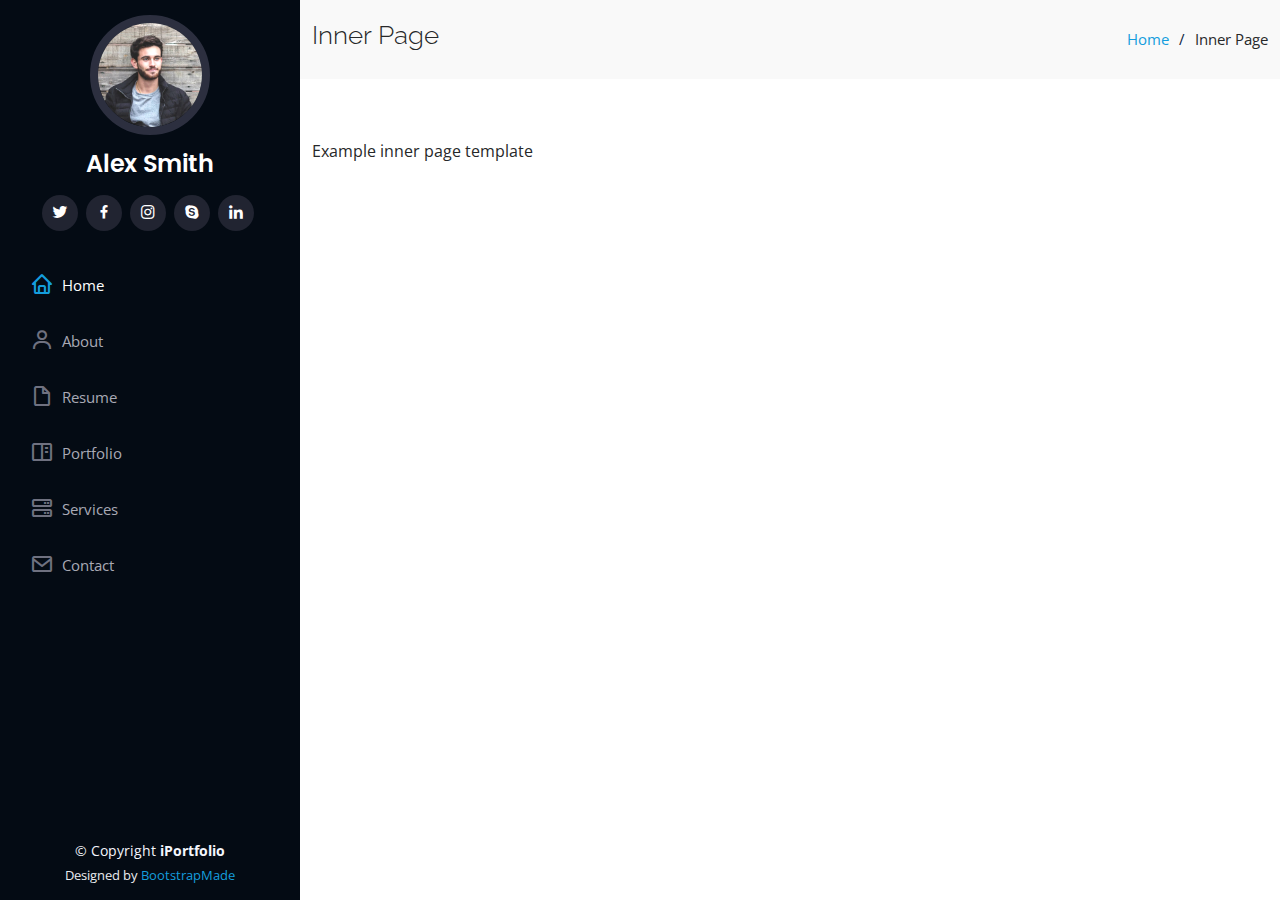
<file: inner-page.html>
<!DOCTYPE html>
<html lang="en">

<head>
  <meta charset="utf-8">
  <meta content="width=device-width, initial-scale=1.0" name="viewport">

  <title>Inner Page - iPortfolio Bootstrap Template</title>
  <meta content="" name="description">
  <meta content="" name="keywords">

  <!-- Favicons -->
  <link href="assets/img/favicon.png" rel="icon">
  <link href="assets/img/apple-touch-icon.png" rel="apple-touch-icon">

  <!-- Google Fonts -->
  <link href="https://fonts.googleapis.com/css?family=Open+Sans:300,300i,400,400i,600,600i,700,700i|Raleway:300,300i,400,400i,500,500i,600,600i,700,700i|Poppins:300,300i,400,400i,500,500i,600,600i,700,700i" rel="stylesheet">

  <!-- Vendor CSS Files -->
  <link href="assets/vendor/aos/aos.css" rel="stylesheet">
  <link href="assets/vendor/bootstrap/css/bootstrap.min.css" rel="stylesheet">
  <link href="assets/vendor/bootstrap-icons/bootstrap-icons.css" rel="stylesheet">
  <link href="assets/vendor/boxicons/css/boxicons.min.css" rel="stylesheet">
  <link href="assets/vendor/glightbox/css/glightbox.min.css" rel="stylesheet">
  <link href="assets/vendor/swiper/swiper-bundle.min.css" rel="stylesheet">

  <!-- Template Main CSS File -->
  <link href="assets/css/style.css" rel="stylesheet">

  <!-- =======================================================
  * Template Name: iPortfolio - v3.9.0
  * Template URL: https://bootstrapmade.com/iportfolio-bootstrap-portfolio-websites-template/
  * Author: BootstrapMade.com
  * License: https://bootstrapmade.com/license/
  ======================================================== -->
</head>

<body>

  <!-- ======= Mobile nav toggle button ======= -->
  <i class="bi bi-list mobile-nav-toggle d-xl-none"></i>

  <!-- ======= Header ======= -->
  <header id="header">
    <div class="d-flex flex-column">

      <div class="profile">
        <img src="assets/img/profile-img.jpg" alt="" class="img-fluid rounded-circle">
        <h1 class="text-light"><a href="index.html">Alex Smith</a></h1>
        <div class="social-links mt-3 text-center">
          <a href="#" class="twitter"><i class="bx bxl-twitter"></i></a>
          <a href="#" class="facebook"><i class="bx bxl-facebook"></i></a>
          <a href="#" class="instagram"><i class="bx bxl-instagram"></i></a>
          <a href="#" class="google-plus"><i class="bx bxl-skype"></i></a>
          <a href="#" class="linkedin"><i class="bx bxl-linkedin"></i></a>
        </div>
      </div>

      <nav id="navbar" class="nav-menu navbar">
        <ul>
          <li><a href="#hero" class="nav-link scrollto active"><i class="bx bx-home"></i> <span>Home</span></a></li>
          <li><a href="#about" class="nav-link scrollto"><i class="bx bx-user"></i> <span>About</span></a></li>
          <li><a href="#resume" class="nav-link scrollto"><i class="bx bx-file-blank"></i> <span>Resume</span></a></li>
          <li><a href="#portfolio" class="nav-link scrollto"><i class="bx bx-book-content"></i> <span>Portfolio</span></a></li>
          <li><a href="#services" class="nav-link scrollto"><i class="bx bx-server"></i> <span>Services</span></a></li>
          <li><a href="#contact" class="nav-link scrollto"><i class="bx bx-envelope"></i> <span>Contact</span></a></li>
        </ul>
      </nav><!-- .nav-menu -->
    </div>
  </header><!-- End Header -->

  <main id="main">

    <!-- ======= Breadcrumbs ======= -->
    <section class="breadcrumbs">
      <div class="container">

        <div class="d-flex justify-content-between align-items-center">
          <h2>Inner Page</h2>
          <ol>
            <li><a href="index.html">Home</a></li>
            <li>Inner Page</li>
          </ol>
        </div>

      </div>
    </section><!-- End Breadcrumbs -->

    <section class="inner-page">
      <div class="container">
        <p>
          Example inner page template
        </p>
      </div>
    </section>

  </main><!-- End #main -->

  <!-- ======= Footer ======= -->
  <footer id="footer">
    <div class="container">
      <div class="copyright">
        &copy; Copyright <strong><span>iPortfolio</span></strong>
      </div>
      <div class="credits">
        <!-- All the links in the footer should remain intact. -->
        <!-- You can delete the links only if you purchased the pro version. -->
        <!-- Licensing information: https://bootstrapmade.com/license/ -->
        <!-- Purchase the pro version with working PHP/AJAX contact form: https://bootstrapmade.com/iportfolio-bootstrap-portfolio-websites-template/ -->
        Designed by <a href="https://bootstrapmade.com/">BootstrapMade</a>
      </div>
    </div>
  </footer><!-- End  Footer -->

  <a href="#" class="back-to-top d-flex align-items-center justify-content-center"><i class="bi bi-arrow-up-short"></i></a>

  <!-- Vendor JS Files -->
  <script src="assets/vendor/purecounter/purecounter_vanilla.js"></script>
  <script src="assets/vendor/aos/aos.js"></script>
  <script src="assets/vendor/bootstrap/js/bootstrap.bundle.min.js"></script>
  <script src="assets/vendor/glightbox/js/glightbox.min.js"></script>
  <script src="assets/vendor/isotope-layout/isotope.pkgd.min.js"></script>
  <script src="assets/vendor/swiper/swiper-bundle.min.js"></script>
  <script src="assets/vendor/typed.js/typed.min.js"></script>
  <script src="assets/vendor/waypoints/noframework.waypoints.js"></script>
  <script src="assets/vendor/php-email-form/validate.js"></script>

  <!-- Template Main JS File -->
  <script src="assets/js/main.js"></script>

</body>

</html>
</file>
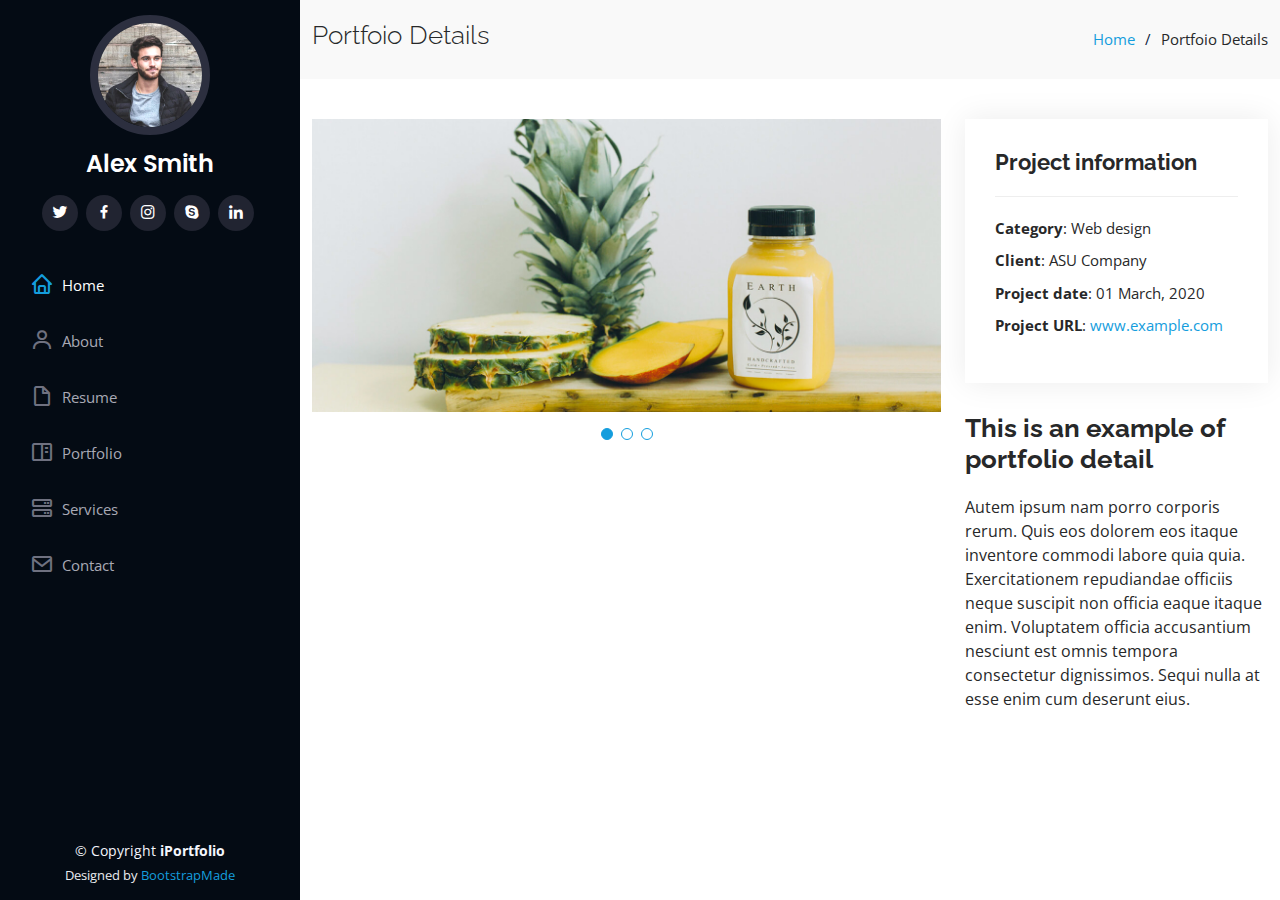
<file: portfolio-details.html>
<!DOCTYPE html>
<html lang="en">

<head>
  <meta charset="utf-8">
  <meta content="width=device-width, initial-scale=1.0" name="viewport">

  <title>Portfolio Details - iPortfolio Bootstrap Template</title>
  <meta content="" name="description">
  <meta content="" name="keywords">

  <!-- Favicons -->
  <link href="assets/img/favicon.png" rel="icon">
  <link href="assets/img/apple-touch-icon.png" rel="apple-touch-icon">

  <!-- Google Fonts -->
  <link href="https://fonts.googleapis.com/css?family=Open+Sans:300,300i,400,400i,600,600i,700,700i|Raleway:300,300i,400,400i,500,500i,600,600i,700,700i|Poppins:300,300i,400,400i,500,500i,600,600i,700,700i" rel="stylesheet">

  <!-- Vendor CSS Files -->
  <link href="assets/vendor/aos/aos.css" rel="stylesheet">
  <link href="assets/vendor/bootstrap/css/bootstrap.min.css" rel="stylesheet">
  <link href="assets/vendor/bootstrap-icons/bootstrap-icons.css" rel="stylesheet">
  <link href="assets/vendor/boxicons/css/boxicons.min.css" rel="stylesheet">
  <link href="assets/vendor/glightbox/css/glightbox.min.css" rel="stylesheet">
  <link href="assets/vendor/swiper/swiper-bundle.min.css" rel="stylesheet">

  <!-- Template Main CSS File -->
  <link href="assets/css/style.css" rel="stylesheet">

  <!-- =======================================================
  * Template Name: iPortfolio - v3.9.0
  * Template URL: https://bootstrapmade.com/iportfolio-bootstrap-portfolio-websites-template/
  * Author: BootstrapMade.com
  * License: https://bootstrapmade.com/license/
  ======================================================== -->
</head>

<body>

  <!-- ======= Mobile nav toggle button ======= -->
  <i class="bi bi-list mobile-nav-toggle d-xl-none"></i>

  <!-- ======= Header ======= -->
  <header id="header">
    <div class="d-flex flex-column">

      <div class="profile">
        <img src="assets/img/profile-img.jpg" alt="" class="img-fluid rounded-circle">
        <h1 class="text-light"><a href="index.html">Alex Smith</a></h1>
        <div class="social-links mt-3 text-center">
          <a href="#" class="twitter"><i class="bx bxl-twitter"></i></a>
          <a href="#" class="facebook"><i class="bx bxl-facebook"></i></a>
          <a href="#" class="instagram"><i class="bx bxl-instagram"></i></a>
          <a href="#" class="google-plus"><i class="bx bxl-skype"></i></a>
          <a href="#" class="linkedin"><i class="bx bxl-linkedin"></i></a>
        </div>
      </div>

      <nav id="navbar" class="nav-menu navbar">
        <ul>
          <li><a href="#hero" class="nav-link scrollto active"><i class="bx bx-home"></i> <span>Home</span></a></li>
          <li><a href="#about" class="nav-link scrollto"><i class="bx bx-user"></i> <span>About</span></a></li>
          <li><a href="#resume" class="nav-link scrollto"><i class="bx bx-file-blank"></i> <span>Resume</span></a></li>
          <li><a href="#portfolio" class="nav-link scrollto"><i class="bx bx-book-content"></i> <span>Portfolio</span></a></li>
          <li><a href="#services" class="nav-link scrollto"><i class="bx bx-server"></i> <span>Services</span></a></li>
          <li><a href="#contact" class="nav-link scrollto"><i class="bx bx-envelope"></i> <span>Contact</span></a></li>
        </ul>
      </nav><!-- .nav-menu -->
    </div>
  </header><!-- End Header -->

  <main id="main">

    <!-- ======= Breadcrumbs ======= -->
    <section id="breadcrumbs" class="breadcrumbs">
      <div class="container">

        <div class="d-flex justify-content-between align-items-center">
          <h2>Portfoio Details</h2>
          <ol>
            <li><a href="index.html">Home</a></li>
            <li>Portfoio Details</li>
          </ol>
        </div>

      </div>
    </section><!-- End Breadcrumbs -->

    <!-- ======= Portfolio Details Section ======= -->
    <section id="portfolio-details" class="portfolio-details">
      <div class="container">

        <div class="row gy-4">

          <div class="col-lg-8">
            <div class="portfolio-details-slider swiper">
              <div class="swiper-wrapper align-items-center">

                <div class="swiper-slide">
                  <img src="assets/img/portfolio/portfolio-details-1.jpg" alt="">
                </div>

                <div class="swiper-slide">
                  <img src="assets/img/portfolio/portfolio-details-2.jpg" alt="">
                </div>

                <div class="swiper-slide">
                  <img src="assets/img/portfolio/portfolio-details-3.jpg" alt="">
                </div>

              </div>
              <div class="swiper-pagination"></div>
            </div>
          </div>

          <div class="col-lg-4">
            <div class="portfolio-info">
              <h3>Project information</h3>
              <ul>
                <li><strong>Category</strong>: Web design</li>
                <li><strong>Client</strong>: ASU Company</li>
                <li><strong>Project date</strong>: 01 March, 2020</li>
                <li><strong>Project URL</strong>: <a href="#">www.example.com</a></li>
              </ul>
            </div>
            <div class="portfolio-description">
              <h2>This is an example of portfolio detail</h2>
              <p>
                Autem ipsum nam porro corporis rerum. Quis eos dolorem eos itaque inventore commodi labore quia quia. Exercitationem repudiandae officiis neque suscipit non officia eaque itaque enim. Voluptatem officia accusantium nesciunt est omnis tempora consectetur dignissimos. Sequi nulla at esse enim cum deserunt eius.
              </p>
            </div>
          </div>

        </div>

      </div>
    </section><!-- End Portfolio Details Section -->

  </main><!-- End #main -->

  <!-- ======= Footer ======= -->
  <footer id="footer">
    <div class="container">
      <div class="copyright">
        &copy; Copyright <strong><span>iPortfolio</span></strong>
      </div>
      <div class="credits">
        <!-- All the links in the footer should remain intact. -->
        <!-- You can delete the links only if you purchased the pro version. -->
        <!-- Licensing information: https://bootstrapmade.com/license/ -->
        <!-- Purchase the pro version with working PHP/AJAX contact form: https://bootstrapmade.com/iportfolio-bootstrap-portfolio-websites-template/ -->
        Designed by <a href="https://bootstrapmade.com/">BootstrapMade</a>
      </div>
    </div>
  </footer><!-- End  Footer -->

  <a href="#" class="back-to-top d-flex align-items-center justify-content-center"><i class="bi bi-arrow-up-short"></i></a>

  <!-- Vendor JS Files -->
  <script src="assets/vendor/purecounter/purecounter_vanilla.js"></script>
  <script src="assets/vendor/aos/aos.js"></script>
  <script src="assets/vendor/bootstrap/js/bootstrap.bundle.min.js"></script>
  <script src="assets/vendor/glightbox/js/glightbox.min.js"></script>
  <script src="assets/vendor/isotope-layout/isotope.pkgd.min.js"></script>
  <script src="assets/vendor/swiper/swiper-bundle.min.js"></script>
  <script src="assets/vendor/typed.js/typed.min.js"></script>
  <script src="assets/vendor/waypoints/noframework.waypoints.js"></script>
  <script src="assets/vendor/php-email-form/validate.js"></script>

  <!-- Template Main JS File -->
  <script src="assets/js/main.js"></script>

</body>

</html>
</file>
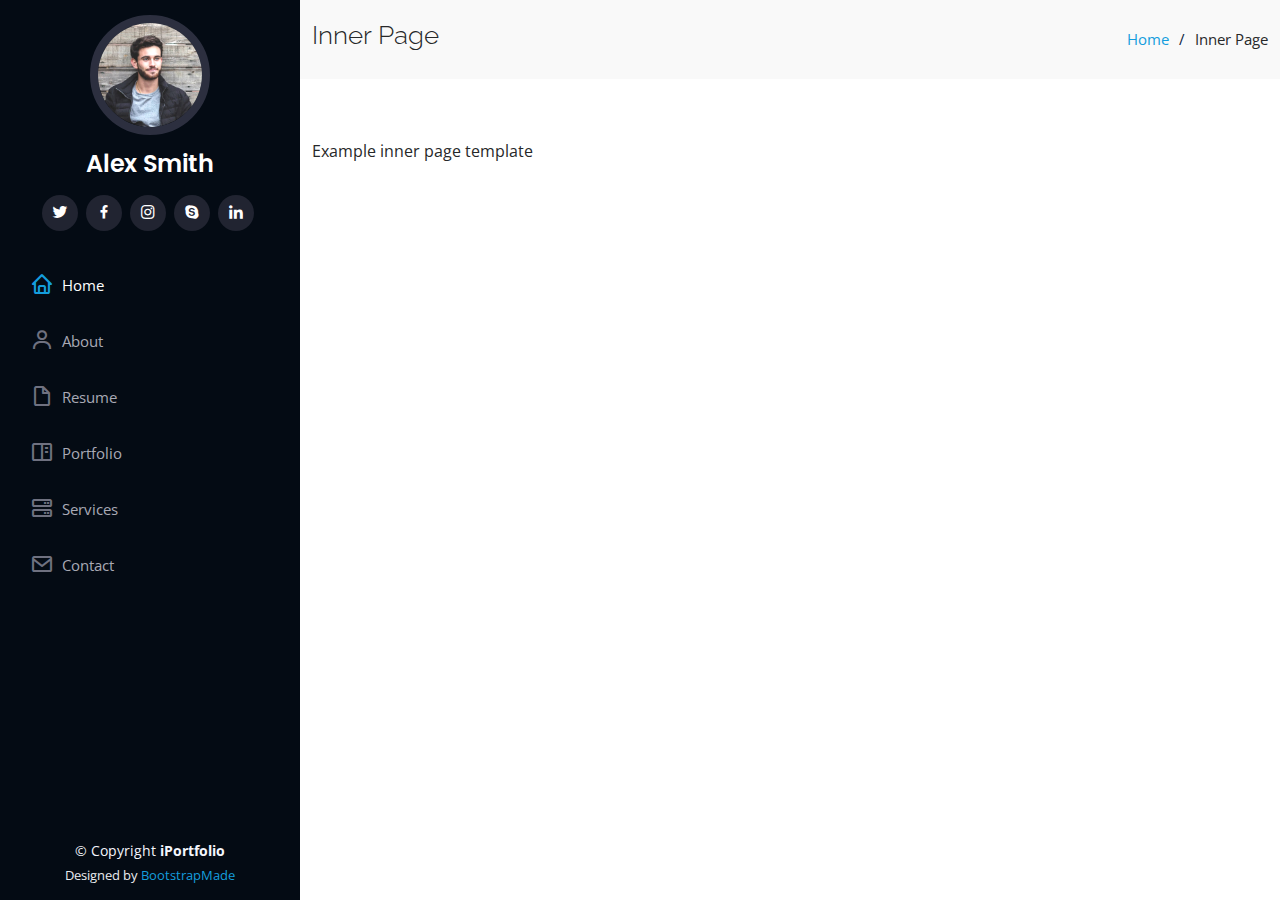
<file: iPortfolio/inner-page.html>
<!DOCTYPE html>
<html lang="en">

<head>
  <meta charset="utf-8">
  <meta content="width=device-width, initial-scale=1.0" name="viewport">

  <title>Inner Page - iPortfolio Bootstrap Template</title>
  <meta content="" name="description">
  <meta content="" name="keywords">

  <!-- Favicons -->
  <link href="assets/img/favicon.png" rel="icon">
  <link href="assets/img/apple-touch-icon.png" rel="apple-touch-icon">

  <!-- Google Fonts -->
  <link href="https://fonts.googleapis.com/css?family=Open+Sans:300,300i,400,400i,600,600i,700,700i|Raleway:300,300i,400,400i,500,500i,600,600i,700,700i|Poppins:300,300i,400,400i,500,500i,600,600i,700,700i" rel="stylesheet">

  <!-- Vendor CSS Files -->
  <link href="assets/vendor/aos/aos.css" rel="stylesheet">
  <link href="assets/vendor/bootstrap/css/bootstrap.min.css" rel="stylesheet">
  <link href="assets/vendor/bootstrap-icons/bootstrap-icons.css" rel="stylesheet">
  <link href="assets/vendor/boxicons/css/boxicons.min.css" rel="stylesheet">
  <link href="assets/vendor/glightbox/css/glightbox.min.css" rel="stylesheet">
  <link href="assets/vendor/swiper/swiper-bundle.min.css" rel="stylesheet">

  <!-- Template Main CSS File -->
  <link href="assets/css/style.css" rel="stylesheet">

  <!-- =======================================================
  * Template Name: iPortfolio - v3.9.0
  * Template URL: https://bootstrapmade.com/iportfolio-bootstrap-portfolio-websites-template/
  * Author: BootstrapMade.com
  * License: https://bootstrapmade.com/license/
  ======================================================== -->
</head>

<body>

  <!-- ======= Mobile nav toggle button ======= -->
  <i class="bi bi-list mobile-nav-toggle d-xl-none"></i>

  <!-- ======= Header ======= -->
  <header id="header">
    <div class="d-flex flex-column">

      <div class="profile">
        <img src="assets/img/profile-img.jpg" alt="" class="img-fluid rounded-circle">
        <h1 class="text-light"><a href="index.html">Alex Smith</a></h1>
        <div class="social-links mt-3 text-center">
          <a href="#" class="twitter"><i class="bx bxl-twitter"></i></a>
          <a href="#" class="facebook"><i class="bx bxl-facebook"></i></a>
          <a href="#" class="instagram"><i class="bx bxl-instagram"></i></a>
          <a href="#" class="google-plus"><i class="bx bxl-skype"></i></a>
          <a href="#" class="linkedin"><i class="bx bxl-linkedin"></i></a>
        </div>
      </div>

      <nav id="navbar" class="nav-menu navbar">
        <ul>
          <li><a href="#hero" class="nav-link scrollto active"><i class="bx bx-home"></i> <span>Home</span></a></li>
          <li><a href="#about" class="nav-link scrollto"><i class="bx bx-user"></i> <span>About</span></a></li>
          <li><a href="#resume" class="nav-link scrollto"><i class="bx bx-file-blank"></i> <span>Resume</span></a></li>
          <li><a href="#portfolio" class="nav-link scrollto"><i class="bx bx-book-content"></i> <span>Portfolio</span></a></li>
          <li><a href="#services" class="nav-link scrollto"><i class="bx bx-server"></i> <span>Services</span></a></li>
          <li><a href="#contact" class="nav-link scrollto"><i class="bx bx-envelope"></i> <span>Contact</span></a></li>
        </ul>
      </nav><!-- .nav-menu -->
    </div>
  </header><!-- End Header -->

  <main id="main">

    <!-- ======= Breadcrumbs ======= -->
    <section class="breadcrumbs">
      <div class="container">

        <div class="d-flex justify-content-between align-items-center">
          <h2>Inner Page</h2>
          <ol>
            <li><a href="index.html">Home</a></li>
            <li>Inner Page</li>
          </ol>
        </div>

      </div>
    </section><!-- End Breadcrumbs -->

    <section class="inner-page">
      <div class="container">
        <p>
          Example inner page template
        </p>
      </div>
    </section>

  </main><!-- End #main -->

  <!-- ======= Footer ======= -->
  <footer id="footer">
    <div class="container">
      <div class="copyright">
        &copy; Copyright <strong><span>iPortfolio</span></strong>
      </div>
      <div class="credits">
        <!-- All the links in the footer should remain intact. -->
        <!-- You can delete the links only if you purchased the pro version. -->
        <!-- Licensing information: https://bootstrapmade.com/license/ -->
        <!-- Purchase the pro version with working PHP/AJAX contact form: https://bootstrapmade.com/iportfolio-bootstrap-portfolio-websites-template/ -->
        Designed by <a href="https://bootstrapmade.com/">BootstrapMade</a>
      </div>
    </div>
  </footer><!-- End  Footer -->

  <a href="#" class="back-to-top d-flex align-items-center justify-content-center"><i class="bi bi-arrow-up-short"></i></a>

  <!-- Vendor JS Files -->
  <script src="assets/vendor/purecounter/purecounter_vanilla.js"></script>
  <script src="assets/vendor/aos/aos.js"></script>
  <script src="assets/vendor/bootstrap/js/bootstrap.bundle.min.js"></script>
  <script src="assets/vendor/glightbox/js/glightbox.min.js"></script>
  <script src="assets/vendor/isotope-layout/isotope.pkgd.min.js"></script>
  <script src="assets/vendor/swiper/swiper-bundle.min.js"></script>
  <script src="assets/vendor/typed.js/typed.min.js"></script>
  <script src="assets/vendor/waypoints/noframework.waypoints.js"></script>
  <script src="assets/vendor/php-email-form/validate.js"></script>

  <!-- Template Main JS File -->
  <script src="assets/js/main.js"></script>

</body>

</html>
</file>
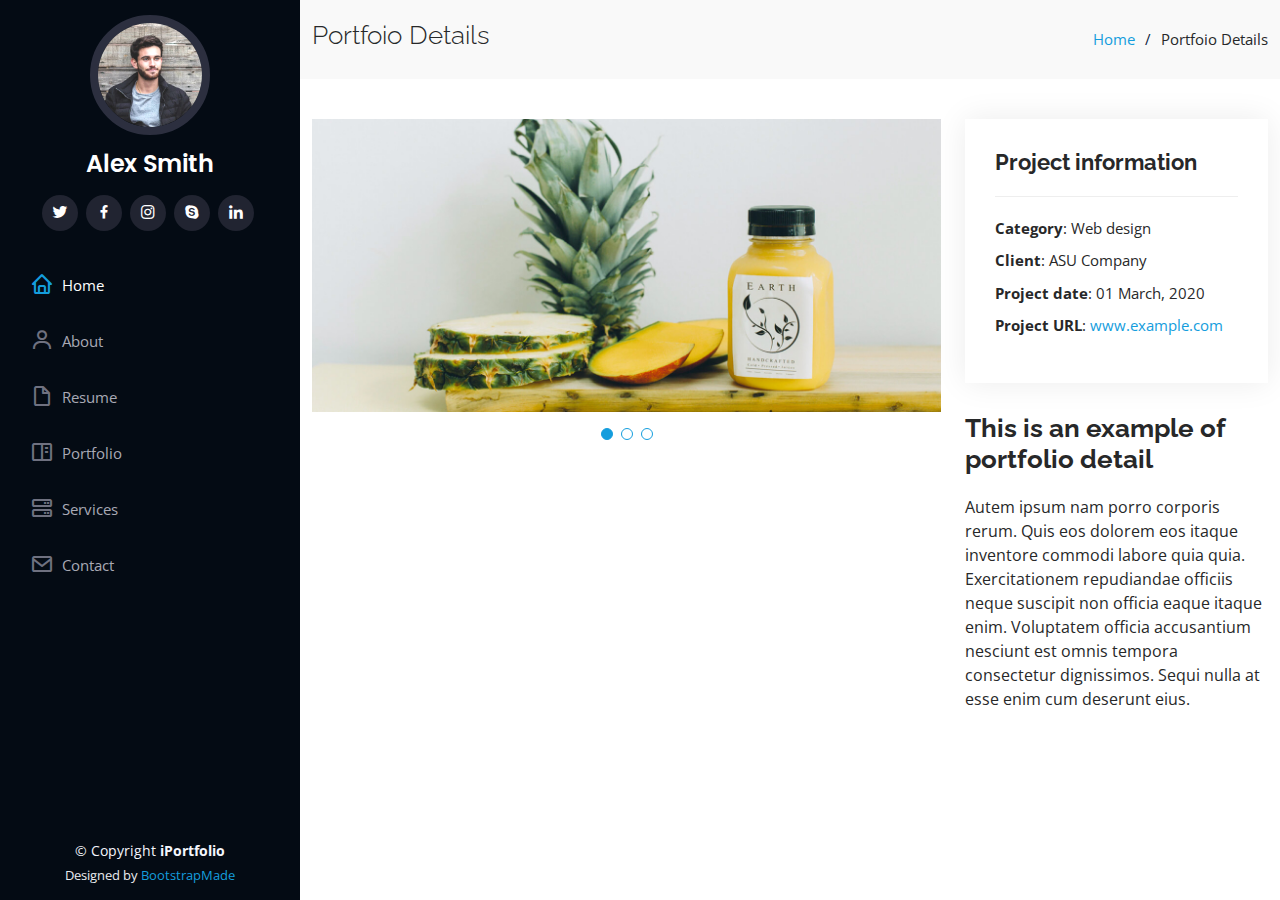
<file: iPortfolio/portfolio-details.html>
<!DOCTYPE html>
<html lang="en">

<head>
  <meta charset="utf-8">
  <meta content="width=device-width, initial-scale=1.0" name="viewport">

  <title>Portfolio Details - iPortfolio Bootstrap Template</title>
  <meta content="" name="description">
  <meta content="" name="keywords">

  <!-- Favicons -->
  <link href="assets/img/favicon.png" rel="icon">
  <link href="assets/img/apple-touch-icon.png" rel="apple-touch-icon">

  <!-- Google Fonts -->
  <link href="https://fonts.googleapis.com/css?family=Open+Sans:300,300i,400,400i,600,600i,700,700i|Raleway:300,300i,400,400i,500,500i,600,600i,700,700i|Poppins:300,300i,400,400i,500,500i,600,600i,700,700i" rel="stylesheet">

  <!-- Vendor CSS Files -->
  <link href="assets/vendor/aos/aos.css" rel="stylesheet">
  <link href="assets/vendor/bootstrap/css/bootstrap.min.css" rel="stylesheet">
  <link href="assets/vendor/bootstrap-icons/bootstrap-icons.css" rel="stylesheet">
  <link href="assets/vendor/boxicons/css/boxicons.min.css" rel="stylesheet">
  <link href="assets/vendor/glightbox/css/glightbox.min.css" rel="stylesheet">
  <link href="assets/vendor/swiper/swiper-bundle.min.css" rel="stylesheet">

  <!-- Template Main CSS File -->
  <link href="assets/css/style.css" rel="stylesheet">

  <!-- =======================================================
  * Template Name: iPortfolio - v3.9.0
  * Template URL: https://bootstrapmade.com/iportfolio-bootstrap-portfolio-websites-template/
  * Author: BootstrapMade.com
  * License: https://bootstrapmade.com/license/
  ======================================================== -->
</head>

<body>

  <!-- ======= Mobile nav toggle button ======= -->
  <i class="bi bi-list mobile-nav-toggle d-xl-none"></i>

  <!-- ======= Header ======= -->
  <header id="header">
    <div class="d-flex flex-column">

      <div class="profile">
        <img src="assets/img/profile-img.jpg" alt="" class="img-fluid rounded-circle">
        <h1 class="text-light"><a href="index.html">Alex Smith</a></h1>
        <div class="social-links mt-3 text-center">
          <a href="#" class="twitter"><i class="bx bxl-twitter"></i></a>
          <a href="#" class="facebook"><i class="bx bxl-facebook"></i></a>
          <a href="#" class="instagram"><i class="bx bxl-instagram"></i></a>
          <a href="#" class="google-plus"><i class="bx bxl-skype"></i></a>
          <a href="#" class="linkedin"><i class="bx bxl-linkedin"></i></a>
        </div>
      </div>

      <nav id="navbar" class="nav-menu navbar">
        <ul>
          <li><a href="#hero" class="nav-link scrollto active"><i class="bx bx-home"></i> <span>Home</span></a></li>
          <li><a href="#about" class="nav-link scrollto"><i class="bx bx-user"></i> <span>About</span></a></li>
          <li><a href="#resume" class="nav-link scrollto"><i class="bx bx-file-blank"></i> <span>Resume</span></a></li>
          <li><a href="#portfolio" class="nav-link scrollto"><i class="bx bx-book-content"></i> <span>Portfolio</span></a></li>
          <li><a href="#services" class="nav-link scrollto"><i class="bx bx-server"></i> <span>Services</span></a></li>
          <li><a href="#contact" class="nav-link scrollto"><i class="bx bx-envelope"></i> <span>Contact</span></a></li>
        </ul>
      </nav><!-- .nav-menu -->
    </div>
  </header><!-- End Header -->

  <main id="main">

    <!-- ======= Breadcrumbs ======= -->
    <section id="breadcrumbs" class="breadcrumbs">
      <div class="container">

        <div class="d-flex justify-content-between align-items-center">
          <h2>Portfoio Details</h2>
          <ol>
            <li><a href="index.html">Home</a></li>
            <li>Portfoio Details</li>
          </ol>
        </div>

      </div>
    </section><!-- End Breadcrumbs -->

    <!-- ======= Portfolio Details Section ======= -->
    <section id="portfolio-details" class="portfolio-details">
      <div class="container">

        <div class="row gy-4">

          <div class="col-lg-8">
            <div class="portfolio-details-slider swiper">
              <div class="swiper-wrapper align-items-center">

                <div class="swiper-slide">
                  <img src="assets/img/portfolio/portfolio-details-1.jpg" alt="">
                </div>

                <div class="swiper-slide">
                  <img src="assets/img/portfolio/portfolio-details-2.jpg" alt="">
                </div>

                <div class="swiper-slide">
                  <img src="assets/img/portfolio/portfolio-details-3.jpg" alt="">
                </div>

              </div>
              <div class="swiper-pagination"></div>
            </div>
          </div>

          <div class="col-lg-4">
            <div class="portfolio-info">
              <h3>Project information</h3>
              <ul>
                <li><strong>Category</strong>: Web design</li>
                <li><strong>Client</strong>: ASU Company</li>
                <li><strong>Project date</strong>: 01 March, 2020</li>
                <li><strong>Project URL</strong>: <a href="#">www.example.com</a></li>
              </ul>
            </div>
            <div class="portfolio-description">
              <h2>This is an example of portfolio detail</h2>
              <p>
                Autem ipsum nam porro corporis rerum. Quis eos dolorem eos itaque inventore commodi labore quia quia. Exercitationem repudiandae officiis neque suscipit non officia eaque itaque enim. Voluptatem officia accusantium nesciunt est omnis tempora consectetur dignissimos. Sequi nulla at esse enim cum deserunt eius.
              </p>
            </div>
          </div>

        </div>

      </div>
    </section><!-- End Portfolio Details Section -->

  </main><!-- End #main -->

  <!-- ======= Footer ======= -->
  <footer id="footer">
    <div class="container">
      <div class="copyright">
        &copy; Copyright <strong><span>iPortfolio</span></strong>
      </div>
      <div class="credits">
        <!-- All the links in the footer should remain intact. -->
        <!-- You can delete the links only if you purchased the pro version. -->
        <!-- Licensing information: https://bootstrapmade.com/license/ -->
        <!-- Purchase the pro version with working PHP/AJAX contact form: https://bootstrapmade.com/iportfolio-bootstrap-portfolio-websites-template/ -->
        Designed by <a href="https://bootstrapmade.com/">BootstrapMade</a>
      </div>
    </div>
  </footer><!-- End  Footer -->

  <a href="#" class="back-to-top d-flex align-items-center justify-content-center"><i class="bi bi-arrow-up-short"></i></a>

  <!-- Vendor JS Files -->
  <script src="assets/vendor/purecounter/purecounter_vanilla.js"></script>
  <script src="assets/vendor/aos/aos.js"></script>
  <script src="assets/vendor/bootstrap/js/bootstrap.bundle.min.js"></script>
  <script src="assets/vendor/glightbox/js/glightbox.min.js"></script>
  <script src="assets/vendor/isotope-layout/isotope.pkgd.min.js"></script>
  <script src="assets/vendor/swiper/swiper-bundle.min.js"></script>
  <script src="assets/vendor/typed.js/typed.min.js"></script>
  <script src="assets/vendor/waypoints/noframework.waypoints.js"></script>
  <script src="assets/vendor/php-email-form/validate.js"></script>

  <!-- Template Main JS File -->
  <script src="assets/js/main.js"></script>

</body>

</html>
</file>
<file: assets/css/style.css>
/**
* Template Name: iPortfolio - v3.9.0
* Template URL: https://bootstrapmade.com/iportfolio-bootstrap-portfolio-websites-template/
* Author: BootstrapMade.com
* License: https://bootstrapmade.com/license/
*/

/*--------------------------------------------------------------
# General
--------------------------------------------------------------*/
body {
  font-family: "Open Sans", sans-serif;
  color: #272829;
}

a {
  color: #149ddd;
  text-decoration: none;
}

a:hover {
  color: #37b3ed;
  text-decoration: none;
}

h1,
h2,
h3,
h4,
h5,
h6 {
  font-family: "Raleway", sans-serif;
}

/*--------------------------------------------------------------
# Back to top button
--------------------------------------------------------------*/
.back-to-top {
  position: fixed;
  visibility: hidden;
  opacity: 0;
  right: 15px;
  bottom: 15px;
  z-index: 996;
  background: #149ddd;
  width: 40px;
  height: 40px;
  border-radius: 50px;
  transition: all 0.4s;
}

.back-to-top i {
  font-size: 28px;
  color: #fff;
  line-height: 0;
}

.back-to-top:hover {
  background: #2eafec;
  color: #fff;
}

.back-to-top.active {
  visibility: visible;
  opacity: 1;
}

/*--------------------------------------------------------------
# Header
--------------------------------------------------------------*/
#header {
  position: fixed;
  top: 0;
  left: 0;
  bottom: 0;
  width: 300px;
  transition: all ease-in-out 0.5s;
  z-index: 9997;
  transition: all 0.5s;
  padding: 0 15px;
  background: #040b14;
  overflow-y: auto;
}

#header .profile img {
  margin: 15px auto;
  display: block;
  width: 120px;
  border: 8px solid #2c2f3f;
}

#header .profile h1 {
  font-size: 24px;
  margin: 0;
  padding: 0;
  font-weight: 600;
  -moz-text-align-last: center;
  text-align-last: center;
  font-family: "Poppins", sans-serif;
}

#header .profile h1 a,
#header .profile h1 a:hover {
  color: #fff;
  text-decoration: none;
}

#header .profile .social-links a {
  font-size: 18px;
  display: inline-block;
  background: #212431;
  color: #fff;
  line-height: 1;
  padding: 8px 0;
  margin-right: 4px;
  border-radius: 50%;
  text-align: center;
  width: 36px;
  height: 36px;
  transition: 0.3s;
}

#header .profile .social-links a:hover {
  background: #149ddd;
  color: #fff;
  text-decoration: none;
}

#main {
  margin-left: 300px;
}

@media (max-width: 1199px) {
  #header {
    left: -300px;
  }

  #main {
    margin-left: 0;
  }
}

/*--------------------------------------------------------------
# Navigation Menu
--------------------------------------------------------------*/
/* Desktop Navigation */
.nav-menu {
  padding: 30px 0 0 0;
}

.nav-menu * {
  margin: 0;
  padding: 0;
  list-style: none;
}

.nav-menu>ul>li {
  position: relative;
  white-space: nowrap;
}

.nav-menu a,
.nav-menu a:focus {
  display: flex;
  align-items: center;
  color: #a8a9b4;
  padding: 12px 15px;
  margin-bottom: 8px;
  transition: 0.3s;
  font-size: 15px;
}

.nav-menu a i,
.nav-menu a:focus i {
  font-size: 24px;
  padding-right: 8px;
  color: #6f7180;
}

.nav-menu a:hover,
.nav-menu .active,
.nav-menu .active:focus,
.nav-menu li:hover>a {
  text-decoration: none;
  color: #fff;
}

.nav-menu a:hover i,
.nav-menu .active i,
.nav-menu .active:focus i,
.nav-menu li:hover>a i {
  color: #149ddd;
}

/* Mobile Navigation */
.mobile-nav-toggle {
  position: fixed;
  right: 15px;
  top: 15px;
  z-index: 9998;
  border: 0;
  font-size: 24px;
  transition: all 0.4s;
  outline: none !important;
  background-color: #149ddd;
  color: #fff;
  width: 40px;
  height: 40px;
  display: inline-flex;
  align-items: center;
  justify-content: center;
  line-height: 0;
  border-radius: 50px;
  cursor: pointer;
}

.mobile-nav-active {
  overflow: hidden;
}

.mobile-nav-active #header {
  left: 0;
}

/*--------------------------------------------------------------
# Hero Section
--------------------------------------------------------------*/
#hero {
    width: 100%;
    height: 100vh;
    background: url("../img/hero-bg.jpg") top center;
    background-size: cover;
}

#hero:before {
  content: "";
  background: rgba(5, 13, 24, 0.3);
  position: absolute;
  bottom: 0;
  top: 0;
  left: 0;
  right: 0;
  z-index: 1;
}

#hero .hero-container {
  position: relative;
  z-index: 2;
  min-width: 300px;
}

#hero h1 {
  margin: 0 0 10px 0;
  font-size: 64px;
  font-weight: 700;
  line-height: 56px;
  color: #fff;
}

#hero p {
  color: #fff;
  margin-bottom: 50px;
  font-size: 26px;
  font-family: "Poppins", sans-serif;
}

#hero p span {
  color: #fff;
  padding-bottom: 4px;
  letter-spacing: 1px;
  border-bottom: 3px solid #149ddd;
}

@media (min-width: 1024px) {
  #hero {
    background-attachment: fixed;
  }
}

@media (max-width: 768px) {
  #hero h1 {
    font-size: 28px;
    line-height: 36px;
  }

  #hero h2 {
    font-size: 18px;
    line-height: 24px;
    margin-bottom: 30px;
  }
}

/*--------------------------------------------------------------
# Sections General
--------------------------------------------------------------*/
section {
  padding: 60px 0;
  overflow: hidden;
}

.section-bg {
  background: #f5f8fd;
}

.section-title {
  padding-bottom: 30px;
}

.section-title h2 {
  font-size: 32px;
  font-weight: bold;
  margin-bottom: 20px;
  padding-bottom: 20px;
  position: relative;
  color: #173b6c;
}

.section-title h2::after {
  content: "";
  position: absolute;
  display: block;
  width: 50px;
  height: 3px;
  background: #149ddd;
  bottom: 0;
  left: 0;
}

.section-title p {
  margin-bottom: 0;
}

/*--------------------------------------------------------------
# About
--------------------------------------------------------------*/
.about .content h3 {
  font-weight: 700;
  font-size: 26px;
  color: #173b6c;
}

.about .content ul {
  list-style: none;
  padding: 0;
}

.about .content ul li {
  margin-bottom: 20px;
  display: flex;
  align-items: center;
}

.about .content ul strong {
  margin-right: 10px;
}

.about .content ul i {
  font-size: 16px;
  margin-right: 5px;
  color: #149ddd;
  line-height: 0;
}

.about .content p:last-child {
  margin-bottom: 0;
}

/*--------------------------------------------------------------
# Facts
--------------------------------------------------------------*/
.facts {
  padding-bottom: 30px;
}

.facts .count-box {
  padding: 30px;
  width: 100%;
}

.facts .count-box i {
  display: block;
  font-size: 44px;
  color: #149ddd;
  float: left;
  line-height: 0;
}

.facts .count-box span {
  font-size: 48px;
  line-height: 40px;
  display: block;
  font-weight: 700;
  color: #050d18;
  margin-left: 60px;
}

.facts .count-box p {
  padding: 15px 0 0 0;
  margin: 0 0 0 60px;
  font-family: "Raleway", sans-serif;
  font-size: 14px;
  color: #122f57;
}

.facts .count-box a {
  font-weight: 600;
  display: block;
  margin-top: 20px;
  color: #122f57;
  font-size: 15px;
  font-family: "Poppins", sans-serif;
  transition: ease-in-out 0.3s;
}

.facts .count-box a:hover {
  color: #1f5297;
}

/*--------------------------------------------------------------
# Akills
--------------------------------------------------------------*/
.skills .progress {
  height: 60px;
  display: block;
  background: none;
  border-radius: 0;
}

.skills .progress .skill {
  padding: 0;
  margin: 0 0 6px 0;
  text-transform: uppercase;
  display: block;
  font-weight: 600;
  font-family: "Poppins", sans-serif;
  color: #050d18;
}

.skills .progress .skill .val {
  float: right;
  font-style: normal;
}

.skills .progress-bar-wrap {
  background: #dce8f8;
  height: 10px;
}

.skills .progress-bar {
  width: 1px;
  height: 10px;
  transition: 0.9s;
  background-color: #149ddd;
}

/*--------------------------------------------------------------
# Resume
--------------------------------------------------------------*/
.resume .resume-title {
  font-size: 26px;
  font-weight: 700;
  margin-top: 20px;
  margin-bottom: 20px;
  color: #050d18;
}

.resume .resume-item {
  padding: 0 0 20px 20px;
  margin-top: -2px;
  border-left: 2px solid #1f5297;
  position: relative;
}

.resume .resume-item h4 {
  line-height: 18px;
  font-size: 18px;
  font-weight: 600;
  text-transform: uppercase;
  font-family: "Poppins", sans-serif;
  color: #050d18;
  margin-bottom: 10px;
}

.resume .resume-item h5 {
  font-size: 16px;
  background: #e4edf9;
  padding: 5px 15px;
  display: inline-block;
  font-weight: 600;
  margin-bottom: 10px;
}

.resume .resume-item ul {
  padding-left: 20px;
}

.resume .resume-item ul li {
  padding-bottom: 10px;
}

.resume .resume-item:last-child {
  padding-bottom: 0;
}

.resume .resume-item::before {
  content: "";
  position: absolute;
  width: 16px;
  height: 16px;
  border-radius: 50px;
  left: -9px;
  top: 0;
  background: #fff;
  border: 2px solid #1f5297;
}

/*--------------------------------------------------------------
# Portfolio
--------------------------------------------------------------*/
.portfolio .portfolio-item {
  margin-bottom: 30px;
}

.portfolio #portfolio-flters {
  padding: 0;
  margin: 0 auto 35px auto;
  list-style: none;
  text-align: center;
  background: #fff;
  border-radius: 50px;
  padding: 2px 15px;
}

.portfolio #portfolio-flters li {
  cursor: pointer;
  display: inline-block;
  padding: 10px 15px 8px 15px;
  font-size: 14px;
  font-weight: 600;
  line-height: 1;
  text-transform: uppercase;
  color: #272829;
  margin-bottom: 5px;
  transition: all 0.3s ease-in-out;
}

.portfolio #portfolio-flters li:hover,
.portfolio #portfolio-flters li.filter-active {
  color: #149ddd;
}

.portfolio #portfolio-flters li:last-child {
  margin-right: 0;
}

.portfolio .portfolio-wrap {
  transition: 0.3s;
  position: relative;
  overflow: hidden;
  z-index: 1;
}

.portfolio .portfolio-wrap::before {
  content: "";
  background: rgba(255, 255, 255, 0.5);
  position: absolute;
  left: 0;
  right: 0;
  top: 0;
  bottom: 0;
  transition: all ease-in-out 0.3s;
  z-index: 2;
  opacity: 0;
}

.portfolio .portfolio-wrap .portfolio-links {
  opacity: 1;
  left: 0;
  right: 0;
  bottom: -60px;
  z-index: 3;
  position: absolute;
  transition: all ease-in-out 0.3s;
  display: flex;
  justify-content: center;
}

.portfolio .portfolio-wrap .portfolio-links a {
  color: #fff;
  font-size: 28px;
  text-align: center;
  background: rgba(20, 157, 221, 0.75);
  transition: 0.3s;
  width: 50%;
}

.portfolio .portfolio-wrap .portfolio-links a:hover {
  background: rgba(20, 157, 221, 0.95);
}

.portfolio .portfolio-wrap .portfolio-links a+a {
  border-left: 1px solid #37b3ed;
}

.portfolio .portfolio-wrap:hover::before {
  top: 0;
  left: 0;
  right: 0;
  bottom: 0;
  opacity: 1;
}

.portfolio .portfolio-wrap:hover .portfolio-links {
  opacity: 1;
  bottom: 0;
}

/*--------------------------------------------------------------
# Portfolio Details
--------------------------------------------------------------*/
.portfolio-details {
  padding-top: 40px;
}

.portfolio-details .portfolio-details-slider img {
  width: 100%;
}

.portfolio-details .portfolio-details-slider .swiper-pagination {
  margin-top: 20px;
  position: relative;
}

.portfolio-details .portfolio-details-slider .swiper-pagination .swiper-pagination-bullet {
  width: 12px;
  height: 12px;
  background-color: #fff;
  opacity: 1;
  border: 1px solid #149ddd;
}

.portfolio-details .portfolio-details-slider .swiper-pagination .swiper-pagination-bullet-active {
  background-color: #149ddd;
}

.portfolio-details .portfolio-info {
  padding: 30px;
  box-shadow: 0px 0 30px rgba(5, 13, 24, 0.08);
}

.portfolio-details .portfolio-info h3 {
  font-size: 22px;
  font-weight: 700;
  margin-bottom: 20px;
  padding-bottom: 20px;
  border-bottom: 1px solid #eee;
}

.portfolio-details .portfolio-info ul {
  list-style: none;
  padding: 0;
  font-size: 15px;
}

.portfolio-details .portfolio-info ul li+li {
  margin-top: 10px;
}

.portfolio-details .portfolio-description {
  padding-top: 30px;
}

.portfolio-details .portfolio-description h2 {
  font-size: 26px;
  font-weight: 700;
  margin-bottom: 20px;
}

.portfolio-details .portfolio-description p {
  padding: 0;
}

/*--------------------------------------------------------------
# Services
--------------------------------------------------------------*/
.services .icon-box {
  margin-bottom: 20px;
}

.services .icon {
  float: left;
  display: flex;
  align-items: center;
  justify-content: center;
  width: 54px;
  height: 54px;
  background: #149ddd;
  border-radius: 50%;
  transition: 0.5s;
  border: 1px solid #149ddd;
}

.services .icon i {
  color: #fff;
  font-size: 24px;
  line-height: 0;
}

.services .icon-box:hover .icon {
  background: #fff;
}

.services .icon-box:hover .icon i {
  color: #149ddd;
}

.services .title {
  margin-left: 80px;
  font-weight: 700;
  margin-bottom: 15px;
  font-size: 18px;
}

.services .title a {
  color: #343a40;
}

.services .title a:hover {
  color: #149ddd;
}

.services .description {
  margin-left: 80px;
  line-height: 24px;
  font-size: 14px;
}

/*--------------------------------------------------------------
# Testimonials
--------------------------------------------------------------*/
.testimonials .testimonials-carousel,
.testimonials .testimonials-slider {
  overflow: hidden;
}

.testimonials .testimonial-item {
  box-sizing: content-box;
  text-align: center;
  min-height: 320px;
}

.testimonials .testimonial-item .testimonial-img {
  width: 90px;
  border-radius: 50%;
  margin: 0 auto;
}

.testimonials .testimonial-item h3 {
  font-size: 18px;
  font-weight: bold;
  margin: 10px 0 5px 0;
  color: #111;
}

.testimonials .testimonial-item h4 {
  font-size: 14px;
  color: #999;
  margin: 0;
}

.testimonials .testimonial-item .quote-icon-left,
.testimonials .testimonial-item .quote-icon-right {
  color: #c3e8fa;
  font-size: 26px;
}

.testimonials .testimonial-item .quote-icon-left {
  display: inline-block;
  left: -5px;
  position: relative;
}

.testimonials .testimonial-item .quote-icon-right {
  display: inline-block;
  right: -5px;
  position: relative;
  top: 10px;
}

.testimonials .testimonial-item p {
  font-style: italic;
  margin: 0 15px 15px 15px;
  padding: 20px;
  background: #fff;
  position: relative;
  margin-bottom: 35px;
  border-radius: 6px;
  box-shadow: 0px 2px 15px rgba(0, 0, 0, 0.1);
}

.testimonials .testimonial-item p::after {
  content: "";
  width: 0;
  height: 0;
  border-top: 20px solid #fff;
  border-right: 20px solid transparent;
  border-left: 20px solid transparent;
  position: absolute;
  bottom: -20px;
  left: calc(50% - 20px);
}

.testimonials .swiper-pagination {
  margin-top: 20px;
  position: relative;
}

.testimonials .swiper-pagination .swiper-pagination-bullet {
  width: 12px;
  height: 12px;
  background-color: #fff;
  opacity: 1;
  border: 1px solid #149ddd;
}

.testimonials .swiper-pagination .swiper-pagination-bullet-active {
  background-color: #149ddd;
}

/*--------------------------------------------------------------
# Contact
--------------------------------------------------------------*/
.contact {
  padding-bottom: 130px;
}

.contact .info {
  padding: 30px;
  background: #fff;
  width: 100%;
  box-shadow: 0 0 24px 0 rgba(0, 0, 0, 0.12);
}

.contact .info i {
  font-size: 20px;
  color: #149ddd;
  float: left;
  width: 44px;
  height: 44px;
  background: #dff3fc;
  display: flex;
  justify-content: center;
  align-items: center;
  border-radius: 50px;
  transition: all 0.3s ease-in-out;
}

.contact .info h4 {
  padding: 0 0 0 60px;
  font-size: 22px;
  font-weight: 600;
  margin-bottom: 5px;
  color: #050d18;
}

.contact .info p {
  padding: 0 0 10px 60px;
  margin-bottom: 20px;
  font-size: 14px;
  color: #173b6c;
}

.contact .info .email p {
  padding-top: 5px;
}

.contact .info .social-links {
  padding-left: 60px;
}

.contact .info .social-links a {
  font-size: 18px;
  display: inline-block;
  background: #333;
  color: #fff;
  line-height: 1;
  padding: 8px 0;
  border-radius: 50%;
  text-align: center;
  width: 36px;
  height: 36px;
  transition: 0.3s;
  margin-right: 10px;
}

.contact .info .social-links a:hover {
  background: #149ddd;
  color: #fff;
}

.contact .info .email:hover i,
.contact .info .address:hover i,
.contact .info .phone:hover i {
  background: #149ddd;
  color: #fff;
}

.contact .php-email-form {
  width: 100%;
  padding: 30px;
  background: #fff;
  box-shadow: 0 0 24px 0 rgba(0, 0, 0, 0.12);
}

.contact .php-email-form .form-group {
  padding-bottom: 8px;
}

.contact .php-email-form .validate {
  display: none;
  color: red;
  margin: 0 0 15px 0;
  font-weight: 400;
  font-size: 13px;
}

.contact .php-email-form .error-message {
  display: none;
  color: #fff;
  background: #ed3c0d;
  text-align: left;
  padding: 15px;
  font-weight: 600;
}

.contact .php-email-form .error-message br+br {
  margin-top: 25px;
}

.contact .php-email-form .sent-message {
  display: none;
  color: #fff;
  background: #18d26e;
  text-align: center;
  padding: 15px;
  font-weight: 600;
}

.contact .php-email-form .loading {
  display: none;
  background: #fff;
  text-align: center;
  padding: 15px;
}

.contact .php-email-form .loading:before {
  content: "";
  display: inline-block;
  border-radius: 50%;
  width: 24px;
  height: 24px;
  margin: 0 10px -6px 0;
  border: 3px solid #18d26e;
  border-top-color: #eee;
  -webkit-animation: animate-loading 1s linear infinite;
  animation: animate-loading 1s linear infinite;
}

.contact .php-email-form .form-group {
  margin-bottom: 15px;
}

.contact .php-email-form label {
  padding-bottom: 8px;
}

.contact .php-email-form input,
.contact .php-email-form textarea {
  border-radius: 0;
  box-shadow: none;
  font-size: 14px;
}

.contact .php-email-form input {
  height: 44px;
}

.contact .php-email-form textarea {
  padding: 10px 15px;
}

.contact .php-email-form button[type=submit] {
  background: #149ddd;
  border: 0;
  padding: 10px 24px;
  color: #fff;
  transition: 0.4s;
  border-radius: 4px;
}

.contact .php-email-form button[type=submit]:hover {
  background: #37b3ed;
}

@-webkit-keyframes animate-loading {
  0% {
    transform: rotate(0deg);
  }

  100% {
    transform: rotate(360deg);
  }
}

@keyframes animate-loading {
  0% {
    transform: rotate(0deg);
  }

  100% {
    transform: rotate(360deg);
  }
}

/*--------------------------------------------------------------
# Breadcrumbs
--------------------------------------------------------------*/
.breadcrumbs {
  padding: 20px 0;
  background: #f9f9f9;
}

.breadcrumbs h2 {
  font-size: 26px;
  font-weight: 300;
}

.breadcrumbs ol {
  display: flex;
  flex-wrap: wrap;
  list-style: none;
  padding: 0;
  margin: 0;
  font-size: 15px;
}

.breadcrumbs ol li+li {
  padding-left: 10px;
}

.breadcrumbs ol li+li::before {
  display: inline-block;
  padding-right: 10px;
  color: #0e2442;
  content: "/";
}

@media (max-width: 768px) {
  .breadcrumbs .d-flex {
    display: block !important;
  }

  .breadcrumbs ol {
    display: block;
  }

  .breadcrumbs ol li {
    display: inline-block;
  }
}

/*--------------------------------------------------------------
# Footer
--------------------------------------------------------------*/
#footer {
  padding: 15px;
  color: #f4f6fd;
  font-size: 14px;
  position: fixed;
  left: 0;
  bottom: 0;
  width: 300px;
  z-index: 9999;
  background: #040b14;
}

#footer .copyright {
  text-align: center;
}

#footer .credits {
  padding-top: 5px;
  text-align: center;
  font-size: 13px;
  color: #eaebf0;
}

@media (max-width: 1199px) {
  #footer {
    position: static;
    width: auto;
    padding-right: 20px 15px;
  }
}
</file>
<file: iPortfolio/assets/css/style.css>
/**
* Template Name: iPortfolio - v3.9.0
* Template URL: https://bootstrapmade.com/iportfolio-bootstrap-portfolio-websites-template/
* Author: BootstrapMade.com
* License: https://bootstrapmade.com/license/
*/

/*--------------------------------------------------------------
# General
--------------------------------------------------------------*/
body {
  font-family: "Open Sans", sans-serif;
  color: #272829;
}

a {
  color: #149ddd;
  text-decoration: none;
}

a:hover {
  color: #37b3ed;
  text-decoration: none;
}

h1,
h2,
h3,
h4,
h5,
h6 {
  font-family: "Raleway", sans-serif;
}

/*--------------------------------------------------------------
# Back to top button
--------------------------------------------------------------*/
.back-to-top {
  position: fixed;
  visibility: hidden;
  opacity: 0;
  right: 15px;
  bottom: 15px;
  z-index: 996;
  background: #149ddd;
  width: 40px;
  height: 40px;
  border-radius: 50px;
  transition: all 0.4s;
}

.back-to-top i {
  font-size: 28px;
  color: #fff;
  line-height: 0;
}

.back-to-top:hover {
  background: #2eafec;
  color: #fff;
}

.back-to-top.active {
  visibility: visible;
  opacity: 1;
}

/*--------------------------------------------------------------
# Header
--------------------------------------------------------------*/
#header {
  position: fixed;
  top: 0;
  left: 0;
  bottom: 0;
  width: 300px;
  transition: all ease-in-out 0.5s;
  z-index: 9997;
  transition: all 0.5s;
  padding: 0 15px;
  background: #040b14;
  overflow-y: auto;
}

#header .profile img {
  margin: 15px auto;
  display: block;
  width: 120px;
  border: 8px solid #2c2f3f;
}

#header .profile h1 {
  font-size: 24px;
  margin: 0;
  padding: 0;
  font-weight: 600;
  -moz-text-align-last: center;
  text-align-last: center;
  font-family: "Poppins", sans-serif;
}

#header .profile h1 a,
#header .profile h1 a:hover {
  color: #fff;
  text-decoration: none;
}

#header .profile .social-links a {
  font-size: 18px;
  display: inline-block;
  background: #212431;
  color: #fff;
  line-height: 1;
  padding: 8px 0;
  margin-right: 4px;
  border-radius: 50%;
  text-align: center;
  width: 36px;
  height: 36px;
  transition: 0.3s;
}

#header .profile .social-links a:hover {
  background: #149ddd;
  color: #fff;
  text-decoration: none;
}

#main {
  margin-left: 300px;
}

@media (max-width: 1199px) {
  #header {
    left: -300px;
  }

  #main {
    margin-left: 0;
  }
}

/*--------------------------------------------------------------
# Navigation Menu
--------------------------------------------------------------*/
/* Desktop Navigation */
.nav-menu {
  padding: 30px 0 0 0;
}

.nav-menu * {
  margin: 0;
  padding: 0;
  list-style: none;
}

.nav-menu>ul>li {
  position: relative;
  white-space: nowrap;
}

.nav-menu a,
.nav-menu a:focus {
  display: flex;
  align-items: center;
  color: #a8a9b4;
  padding: 12px 15px;
  margin-bottom: 8px;
  transition: 0.3s;
  font-size: 15px;
}

.nav-menu a i,
.nav-menu a:focus i {
  font-size: 24px;
  padding-right: 8px;
  color: #6f7180;
}

.nav-menu a:hover,
.nav-menu .active,
.nav-menu .active:focus,
.nav-menu li:hover>a {
  text-decoration: none;
  color: #fff;
}

.nav-menu a:hover i,
.nav-menu .active i,
.nav-menu .active:focus i,
.nav-menu li:hover>a i {
  color: #149ddd;
}

/* Mobile Navigation */
.mobile-nav-toggle {
  position: fixed;
  right: 15px;
  top: 15px;
  z-index: 9998;
  border: 0;
  font-size: 24px;
  transition: all 0.4s;
  outline: none !important;
  background-color: #149ddd;
  color: #fff;
  width: 40px;
  height: 40px;
  display: inline-flex;
  align-items: center;
  justify-content: center;
  line-height: 0;
  border-radius: 50px;
  cursor: pointer;
}

.mobile-nav-active {
  overflow: hidden;
}

.mobile-nav-active #header {
  left: 0;
}

/*--------------------------------------------------------------
# Hero Section
--------------------------------------------------------------*/
#hero {
    width: 100%;
    height: 100vh;
    background: url("../img/hero-bg.jpg") top center;
    background-size: cover;
}

#hero:before {
  content: "";
  background: rgba(5, 13, 24, 0.3);
  position: absolute;
  bottom: 0;
  top: 0;
  left: 0;
  right: 0;
  z-index: 1;
}

#hero .hero-container {
  position: relative;
  z-index: 2;
  min-width: 300px;
}

#hero h1 {
  margin: 0 0 10px 0;
  font-size: 64px;
  font-weight: 700;
  line-height: 56px;
  color: #fff;
}

#hero p {
  color: #fff;
  margin-bottom: 50px;
  font-size: 26px;
  font-family: "Poppins", sans-serif;
}

#hero p span {
  color: #fff;
  padding-bottom: 4px;
  letter-spacing: 1px;
  border-bottom: 3px solid #149ddd;
}

@media (min-width: 1024px) {
  #hero {
    background-attachment: fixed;
  }
}

@media (max-width: 768px) {
  #hero h1 {
    font-size: 28px;
    line-height: 36px;
  }

  #hero h2 {
    font-size: 18px;
    line-height: 24px;
    margin-bottom: 30px;
  }
}

/*--------------------------------------------------------------
# Sections General
--------------------------------------------------------------*/
section {
  padding: 60px 0;
  overflow: hidden;
}

.section-bg {
  background: #f5f8fd;
}

.section-title {
  padding-bottom: 30px;
}

.section-title h2 {
  font-size: 32px;
  font-weight: bold;
  margin-bottom: 20px;
  padding-bottom: 20px;
  position: relative;
  color: #173b6c;
}

.section-title h2::after {
  content: "";
  position: absolute;
  display: block;
  width: 50px;
  height: 3px;
  background: #149ddd;
  bottom: 0;
  left: 0;
}

.section-title p {
  margin-bottom: 0;
}

/*--------------------------------------------------------------
# About
--------------------------------------------------------------*/
.about .content h3 {
  font-weight: 700;
  font-size: 26px;
  color: #173b6c;
}

.about .content ul {
  list-style: none;
  padding: 0;
}

.about .content ul li {
  margin-bottom: 20px;
  display: flex;
  align-items: center;
}

.about .content ul strong {
  margin-right: 10px;
}

.about .content ul i {
  font-size: 16px;
  margin-right: 5px;
  color: #149ddd;
  line-height: 0;
}

.about .content p:last-child {
  margin-bottom: 0;
}

/*--------------------------------------------------------------
# Facts
--------------------------------------------------------------*/
.facts {
  padding-bottom: 30px;
}

.facts .count-box {
  padding: 30px;
  width: 100%;
}

.facts .count-box i {
  display: block;
  font-size: 44px;
  color: #149ddd;
  float: left;
  line-height: 0;
}

.facts .count-box span {
  font-size: 48px;
  line-height: 40px;
  display: block;
  font-weight: 700;
  color: #050d18;
  margin-left: 60px;
}

.facts .count-box p {
  padding: 15px 0 0 0;
  margin: 0 0 0 60px;
  font-family: "Raleway", sans-serif;
  font-size: 14px;
  color: #122f57;
}

.facts .count-box a {
  font-weight: 600;
  display: block;
  margin-top: 20px;
  color: #122f57;
  font-size: 15px;
  font-family: "Poppins", sans-serif;
  transition: ease-in-out 0.3s;
}

.facts .count-box a:hover {
  color: #1f5297;
}

/*--------------------------------------------------------------
# Akills
--------------------------------------------------------------*/
.skills .progress {
  height: 60px;
  display: block;
  background: none;
  border-radius: 0;
}

.skills .progress .skill {
  padding: 0;
  margin: 0 0 6px 0;
  text-transform: uppercase;
  display: block;
  font-weight: 600;
  font-family: "Poppins", sans-serif;
  color: #050d18;
}

.skills .progress .skill .val {
  float: right;
  font-style: normal;
}

.skills .progress-bar-wrap {
  background: #dce8f8;
  height: 10px;
}

.skills .progress-bar {
  width: 1px;
  height: 10px;
  transition: 0.9s;
  background-color: #149ddd;
}

/*--------------------------------------------------------------
# Resume
--------------------------------------------------------------*/
.resume .resume-title {
  font-size: 26px;
  font-weight: 700;
  margin-top: 20px;
  margin-bottom: 20px;
  color: #050d18;
}

.resume .resume-item {
  padding: 0 0 20px 20px;
  margin-top: -2px;
  border-left: 2px solid #1f5297;
  position: relative;
}

.resume .resume-item h4 {
  line-height: 18px;
  font-size: 18px;
  font-weight: 600;
  text-transform: uppercase;
  font-family: "Poppins", sans-serif;
  color: #050d18;
  margin-bottom: 10px;
}

.resume .resume-item h5 {
  font-size: 16px;
  background: #e4edf9;
  padding: 5px 15px;
  display: inline-block;
  font-weight: 600;
  margin-bottom: 10px;
}

.resume .resume-item ul {
  padding-left: 20px;
}

.resume .resume-item ul li {
  padding-bottom: 10px;
}

.resume .resume-item:last-child {
  padding-bottom: 0;
}

.resume .resume-item::before {
  content: "";
  position: absolute;
  width: 16px;
  height: 16px;
  border-radius: 50px;
  left: -9px;
  top: 0;
  background: #fff;
  border: 2px solid #1f5297;
}

/*--------------------------------------------------------------
# Portfolio
--------------------------------------------------------------*/
.portfolio .portfolio-item {
  margin-bottom: 30px;
}

.portfolio #portfolio-flters {
  padding: 0;
  margin: 0 auto 35px auto;
  list-style: none;
  text-align: center;
  background: #fff;
  border-radius: 50px;
  padding: 2px 15px;
}

.portfolio #portfolio-flters li {
  cursor: pointer;
  display: inline-block;
  padding: 10px 15px 8px 15px;
  font-size: 14px;
  font-weight: 600;
  line-height: 1;
  text-transform: uppercase;
  color: #272829;
  margin-bottom: 5px;
  transition: all 0.3s ease-in-out;
}

.portfolio #portfolio-flters li:hover,
.portfolio #portfolio-flters li.filter-active {
  color: #149ddd;
}

.portfolio #portfolio-flters li:last-child {
  margin-right: 0;
}

.portfolio .portfolio-wrap {
  transition: 0.3s;
  position: relative;
  overflow: hidden;
  z-index: 1;
}

.portfolio .portfolio-wrap::before {
  content: "";
  background: rgba(255, 255, 255, 0.5);
  position: absolute;
  left: 0;
  right: 0;
  top: 0;
  bottom: 0;
  transition: all ease-in-out 0.3s;
  z-index: 2;
  opacity: 0;
}

.portfolio .portfolio-wrap .portfolio-links {
  opacity: 1;
  left: 0;
  right: 0;
  bottom: -60px;
  z-index: 3;
  position: absolute;
  transition: all ease-in-out 0.3s;
  display: flex;
  justify-content: center;
}

.portfolio .portfolio-wrap .portfolio-links a {
  color: #fff;
  font-size: 28px;
  text-align: center;
  background: rgba(20, 157, 221, 0.75);
  transition: 0.3s;
  width: 50%;
}

.portfolio .portfolio-wrap .portfolio-links a:hover {
  background: rgba(20, 157, 221, 0.95);
}

.portfolio .portfolio-wrap .portfolio-links a+a {
  border-left: 1px solid #37b3ed;
}

.portfolio .portfolio-wrap:hover::before {
  top: 0;
  left: 0;
  right: 0;
  bottom: 0;
  opacity: 1;
}

.portfolio .portfolio-wrap:hover .portfolio-links {
  opacity: 1;
  bottom: 0;
}

/*--------------------------------------------------------------
# Portfolio Details
--------------------------------------------------------------*/
.portfolio-details {
  padding-top: 40px;
}

.portfolio-details .portfolio-details-slider img {
  width: 100%;
}

.portfolio-details .portfolio-details-slider .swiper-pagination {
  margin-top: 20px;
  position: relative;
}

.portfolio-details .portfolio-details-slider .swiper-pagination .swiper-pagination-bullet {
  width: 12px;
  height: 12px;
  background-color: #fff;
  opacity: 1;
  border: 1px solid #149ddd;
}

.portfolio-details .portfolio-details-slider .swiper-pagination .swiper-pagination-bullet-active {
  background-color: #149ddd;
}

.portfolio-details .portfolio-info {
  padding: 30px;
  box-shadow: 0px 0 30px rgba(5, 13, 24, 0.08);
}

.portfolio-details .portfolio-info h3 {
  font-size: 22px;
  font-weight: 700;
  margin-bottom: 20px;
  padding-bottom: 20px;
  border-bottom: 1px solid #eee;
}

.portfolio-details .portfolio-info ul {
  list-style: none;
  padding: 0;
  font-size: 15px;
}

.portfolio-details .portfolio-info ul li+li {
  margin-top: 10px;
}

.portfolio-details .portfolio-description {
  padding-top: 30px;
}

.portfolio-details .portfolio-description h2 {
  font-size: 26px;
  font-weight: 700;
  margin-bottom: 20px;
}

.portfolio-details .portfolio-description p {
  padding: 0;
}

/*--------------------------------------------------------------
# Services
--------------------------------------------------------------*/
.services .icon-box {
  margin-bottom: 20px;
}

.services .icon {
  float: left;
  display: flex;
  align-items: center;
  justify-content: center;
  width: 54px;
  height: 54px;
  background: #149ddd;
  border-radius: 50%;
  transition: 0.5s;
  border: 1px solid #149ddd;
}

.services .icon i {
  color: #fff;
  font-size: 24px;
  line-height: 0;
}

.services .icon-box:hover .icon {
  background: #fff;
}

.services .icon-box:hover .icon i {
  color: #149ddd;
}

.services .title {
  margin-left: 80px;
  font-weight: 700;
  margin-bottom: 15px;
  font-size: 18px;
}

.services .title a {
  color: #343a40;
}

.services .title a:hover {
  color: #149ddd;
}

.services .description {
  margin-left: 80px;
  line-height: 24px;
  font-size: 14px;
}

/*--------------------------------------------------------------
# Testimonials
--------------------------------------------------------------*/
.testimonials .testimonials-carousel,
.testimonials .testimonials-slider {
  overflow: hidden;
}

.testimonials .testimonial-item {
  box-sizing: content-box;
  text-align: center;
  min-height: 320px;
}

.testimonials .testimonial-item .testimonial-img {
  width: 90px;
  border-radius: 50%;
  margin: 0 auto;
}

.testimonials .testimonial-item h3 {
  font-size: 18px;
  font-weight: bold;
  margin: 10px 0 5px 0;
  color: #111;
}

.testimonials .testimonial-item h4 {
  font-size: 14px;
  color: #999;
  margin: 0;
}

.testimonials .testimonial-item .quote-icon-left,
.testimonials .testimonial-item .quote-icon-right {
  color: #c3e8fa;
  font-size: 26px;
}

.testimonials .testimonial-item .quote-icon-left {
  display: inline-block;
  left: -5px;
  position: relative;
}

.testimonials .testimonial-item .quote-icon-right {
  display: inline-block;
  right: -5px;
  position: relative;
  top: 10px;
}

.testimonials .testimonial-item p {
  font-style: italic;
  margin: 0 15px 15px 15px;
  padding: 20px;
  background: #fff;
  position: relative;
  margin-bottom: 35px;
  border-radius: 6px;
  box-shadow: 0px 2px 15px rgba(0, 0, 0, 0.1);
}

.testimonials .testimonial-item p::after {
  content: "";
  width: 0;
  height: 0;
  border-top: 20px solid #fff;
  border-right: 20px solid transparent;
  border-left: 20px solid transparent;
  position: absolute;
  bottom: -20px;
  left: calc(50% - 20px);
}

.testimonials .swiper-pagination {
  margin-top: 20px;
  position: relative;
}

.testimonials .swiper-pagination .swiper-pagination-bullet {
  width: 12px;
  height: 12px;
  background-color: #fff;
  opacity: 1;
  border: 1px solid #149ddd;
}

.testimonials .swiper-pagination .swiper-pagination-bullet-active {
  background-color: #149ddd;
}

/*--------------------------------------------------------------
# Contact
--------------------------------------------------------------*/
.contact {
  padding-bottom: 130px;
}

.contact .info {
  padding: 30px;
  background: #fff;
  width: 100%;
  box-shadow: 0 0 24px 0 rgba(0, 0, 0, 0.12);
}

.contact .info i {
  font-size: 20px;
  color: #149ddd;
  float: left;
  width: 44px;
  height: 44px;
  background: #dff3fc;
  display: flex;
  justify-content: center;
  align-items: center;
  border-radius: 50px;
  transition: all 0.3s ease-in-out;
}

.contact .info h4 {
  padding: 0 0 0 60px;
  font-size: 22px;
  font-weight: 600;
  margin-bottom: 5px;
  color: #050d18;
}

.contact .info p {
  padding: 0 0 10px 60px;
  margin-bottom: 20px;
  font-size: 14px;
  color: #173b6c;
}

.contact .info .email p {
  padding-top: 5px;
}

.contact .info .social-links {
  padding-left: 60px;
}

.contact .info .social-links a {
  font-size: 18px;
  display: inline-block;
  background: #333;
  color: #fff;
  line-height: 1;
  padding: 8px 0;
  border-radius: 50%;
  text-align: center;
  width: 36px;
  height: 36px;
  transition: 0.3s;
  margin-right: 10px;
}

.contact .info .social-links a:hover {
  background: #149ddd;
  color: #fff;
}

.contact .info .email:hover i,
.contact .info .address:hover i,
.contact .info .phone:hover i {
  background: #149ddd;
  color: #fff;
}

.contact .php-email-form {
  width: 100%;
  padding: 30px;
  background: #fff;
  box-shadow: 0 0 24px 0 rgba(0, 0, 0, 0.12);
}

.contact .php-email-form .form-group {
  padding-bottom: 8px;
}

.contact .php-email-form .validate {
  display: none;
  color: red;
  margin: 0 0 15px 0;
  font-weight: 400;
  font-size: 13px;
}

.contact .php-email-form .error-message {
  display: none;
  color: #fff;
  background: #ed3c0d;
  text-align: left;
  padding: 15px;
  font-weight: 600;
}

.contact .php-email-form .error-message br+br {
  margin-top: 25px;
}

.contact .php-email-form .sent-message {
  display: none;
  color: #fff;
  background: #18d26e;
  text-align: center;
  padding: 15px;
  font-weight: 600;
}

.contact .php-email-form .loading {
  display: none;
  background: #fff;
  text-align: center;
  padding: 15px;
}

.contact .php-email-form .loading:before {
  content: "";
  display: inline-block;
  border-radius: 50%;
  width: 24px;
  height: 24px;
  margin: 0 10px -6px 0;
  border: 3px solid #18d26e;
  border-top-color: #eee;
  -webkit-animation: animate-loading 1s linear infinite;
  animation: animate-loading 1s linear infinite;
}

.contact .php-email-form .form-group {
  margin-bottom: 15px;
}

.contact .php-email-form label {
  padding-bottom: 8px;
}

.contact .php-email-form input,
.contact .php-email-form textarea {
  border-radius: 0;
  box-shadow: none;
  font-size: 14px;
}

.contact .php-email-form input {
  height: 44px;
}

.contact .php-email-form textarea {
  padding: 10px 15px;
}

.contact .php-email-form button[type=submit] {
  background: #149ddd;
  border: 0;
  padding: 10px 24px;
  color: #fff;
  transition: 0.4s;
  border-radius: 4px;
}

.contact .php-email-form button[type=submit]:hover {
  background: #37b3ed;
}

@-webkit-keyframes animate-loading {
  0% {
    transform: rotate(0deg);
  }

  100% {
    transform: rotate(360deg);
  }
}

@keyframes animate-loading {
  0% {
    transform: rotate(0deg);
  }

  100% {
    transform: rotate(360deg);
  }
}

/*--------------------------------------------------------------
# Breadcrumbs
--------------------------------------------------------------*/
.breadcrumbs {
  padding: 20px 0;
  background: #f9f9f9;
}

.breadcrumbs h2 {
  font-size: 26px;
  font-weight: 300;
}

.breadcrumbs ol {
  display: flex;
  flex-wrap: wrap;
  list-style: none;
  padding: 0;
  margin: 0;
  font-size: 15px;
}

.breadcrumbs ol li+li {
  padding-left: 10px;
}

.breadcrumbs ol li+li::before {
  display: inline-block;
  padding-right: 10px;
  color: #0e2442;
  content: "/";
}

@media (max-width: 768px) {
  .breadcrumbs .d-flex {
    display: block !important;
  }

  .breadcrumbs ol {
    display: block;
  }

  .breadcrumbs ol li {
    display: inline-block;
  }
}

/*--------------------------------------------------------------
# Footer
--------------------------------------------------------------*/
#footer {
  padding: 15px;
  color: #f4f6fd;
  font-size: 14px;
  position: fixed;
  left: 0;
  bottom: 0;
  width: 300px;
  z-index: 9999;
  background: #040b14;
}

#footer .copyright {
  text-align: center;
}

#footer .credits {
  padding-top: 5px;
  text-align: center;
  font-size: 13px;
  color: #eaebf0;
}

@media (max-width: 1199px) {
  #footer {
    position: static;
    width: auto;
    padding-right: 20px 15px;
  }
}
</file>
